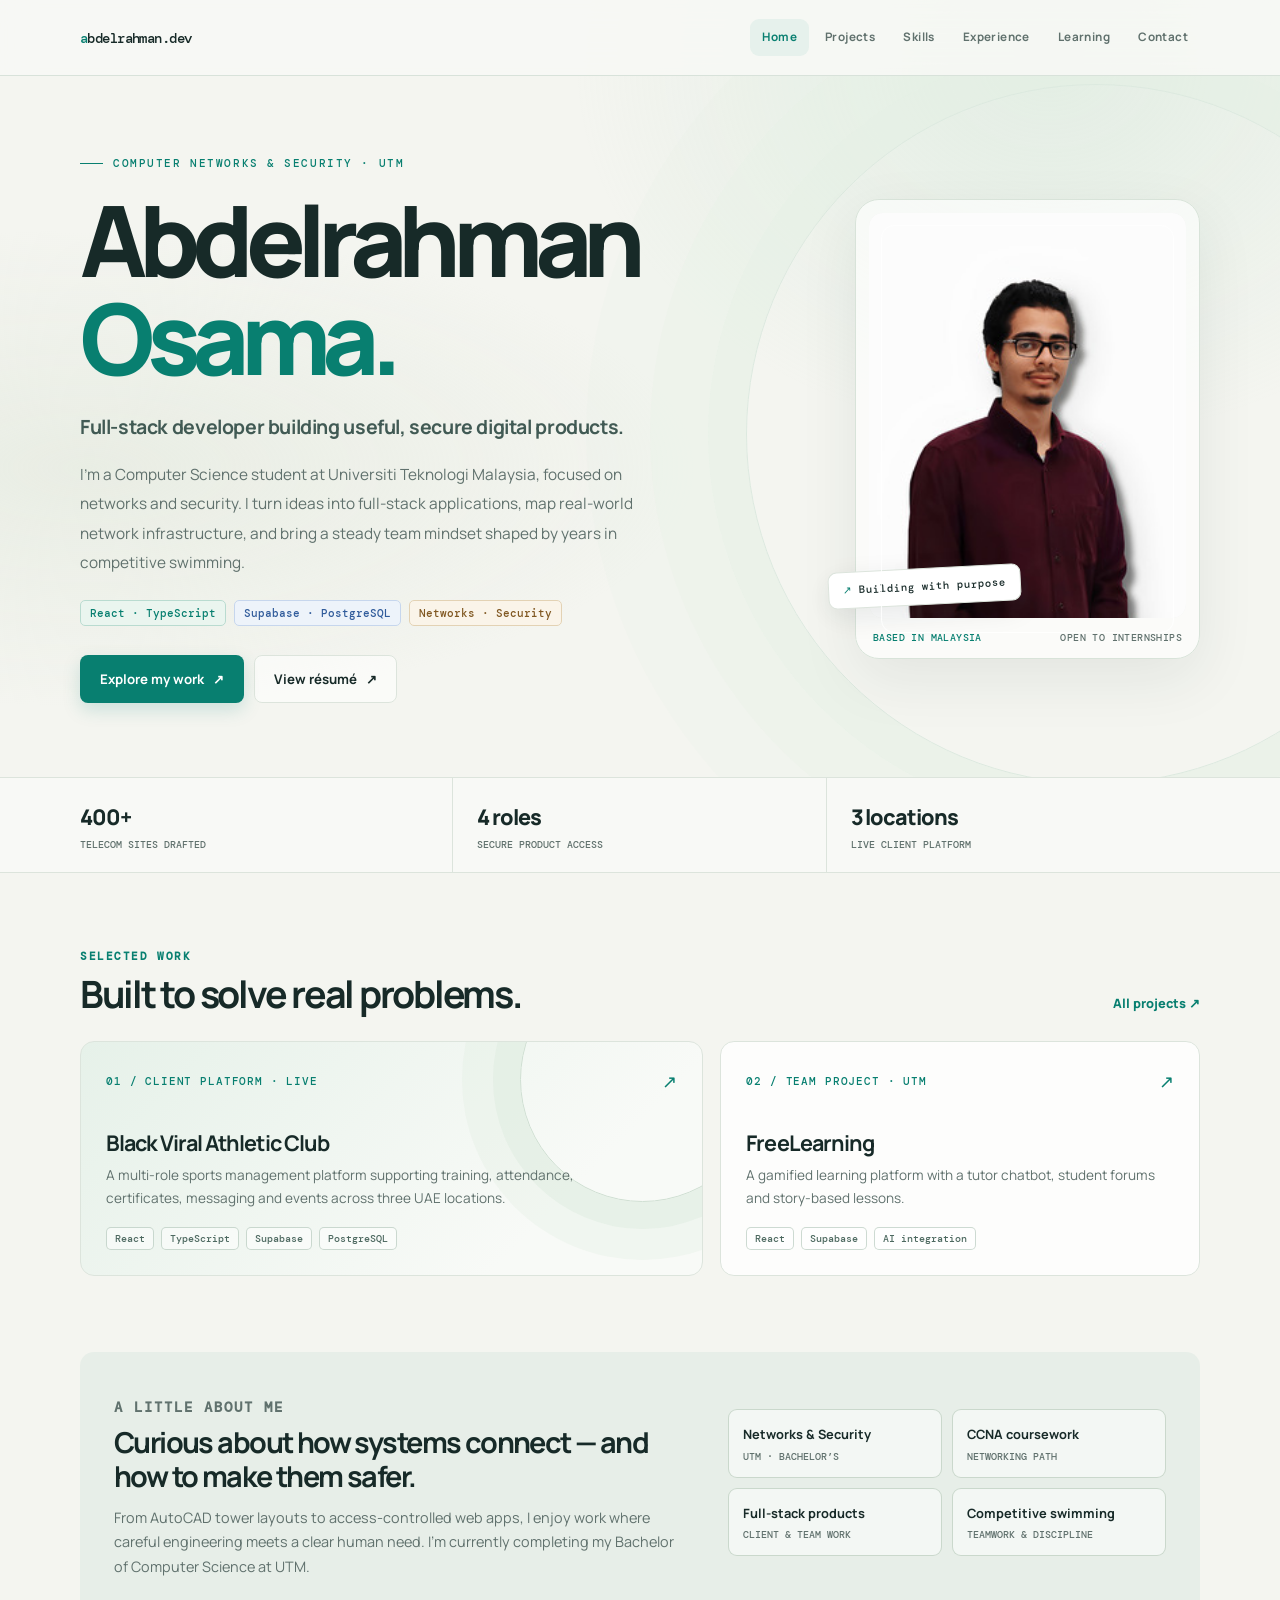
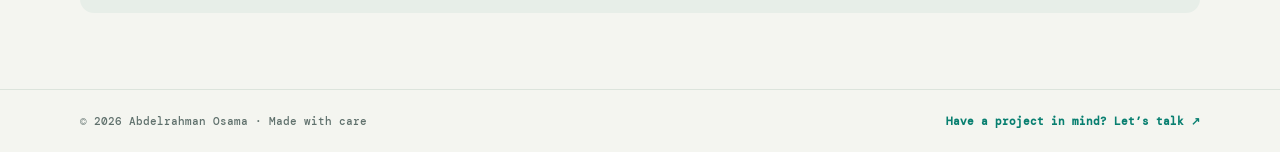
<file: index.html>
<!doctype html>
<html lang="en">
<head>
  <meta charset="utf-8" />
  <meta name="viewport" content="width=device-width, initial-scale=1" />
  <meta name="description" content="Abdelrahman Osama is a Computer Networks and Security student at UTM who builds full-stack products and network systems." />
  <meta name="theme-color" content="#f4f5f0" />
  <title>Abdelrahman Osama — Full-Stack Developer &amp; Networks Student</title>
  <link rel="stylesheet" href="shared.css?v=20260928b" />
  <style>
    .hero { position: relative; isolation: isolate; padding: 80px 0 74px; overflow: hidden; }
    .hero::before {
      position: absolute; content: ''; z-index: -1; right: -13vw; top: 8px;
      width: min(58vw, 700px); aspect-ratio: 1; border: 1px solid #dce9df; border-radius: 50%;
      box-shadow: 0 0 0 38px rgba(226,237,227,.36), 0 0 0 96px rgba(226,237,227,.25), 0 0 0 160px rgba(226,237,227,.14);
    }
    .hero-inner { display: grid; grid-template-columns: minmax(0,1fr) 345px; gap: clamp(44px,8vw,112px); align-items: center; }
    .hero-copy { max-width: 680px; }
    .hero-eyebrow { display: flex; align-items: center; gap: 10px; margin-bottom: 21px; }
    .hero-eyebrow::before { content: ''; width: 23px; height: 1px; background: var(--accent); }
    .hero-name { max-width: 740px; font-size: clamp(3.25rem, 7.7vw, 6.25rem); line-height: .99; letter-spacing: -.085em; font-weight: 800; }
    .hero-name .first { display: block; }
    .hero-name .last { display: block; color: var(--accent); }
    .hero-title { margin-top: 24px; color: #415a54; font-size: clamp(1rem,2vw,1.22rem); font-weight: 700; letter-spacing: -.02em; }
    .hero-summary { max-width: 600px; margin-top: 17px; color: var(--muted); font-size: .96rem; line-height: 1.9; }
    .hero-badges { display: flex; flex-wrap: wrap; gap: 8px; margin-top: 23px; }
    .hero-ctas { display: flex; flex-wrap: wrap; gap: 10px; margin-top: 29px; }
    .hero-photo-wrap { position: relative; padding: 13px; border: 1px solid #d8e3d9; border-radius: 24px; background: rgba(255,255,255,.62); box-shadow: var(--shadow); transform: rotate(2deg); }
    .hero-photo-wrap::before { position:absolute; content:''; inset: 25px; border: 1px solid rgba(255,255,255,.8); border-radius: 13px; pointer-events:none; z-index:1; }
    .hero-photo { display:block; width:100%; height: 405px; object-fit: cover; object-position: center 25%; border-radius: 14px; background:#eef0ed; }
    .photo-caption { display:flex; align-items:center; justify-content:space-between; gap:12px; padding: 13px 4px 1px; font:500 .63rem var(--mono); color:var(--muted); letter-spacing:.04em; }
    .photo-caption strong { color:var(--accent); font-weight:500; }
    .hero-note { position:absolute; left:-28px; bottom:53px; padding:11px 14px; border:1px solid var(--border); border-radius:9px; background:white; box-shadow:0 8px 28px rgba(23,42,40,.09); font:500 .66rem var(--mono); color:var(--text); transform:rotate(-3deg); }
    .hero-note span { color:var(--accent); }
    .proof-band { border-block:1px solid var(--border); background:rgba(255,255,255,.38); }
    .proof-grid { display:grid; grid-template-columns:repeat(3,1fr); }
    .proof-item { padding:21px 24px; border-right:1px solid var(--border); }
    .proof-item:first-child { padding-left:0; }
    .proof-item:last-child { border:0; }
    .proof-number { display:block; color:var(--text); font-size:1.35rem; font-weight:800; letter-spacing:-.05em; }
    .proof-caption { display:block; margin-top:2px; color:var(--muted); font:500 .65rem var(--mono); }
    .home-section { padding:76px 0; }
    .section-heading { display:flex; align-items:end; justify-content:space-between; gap:20px; margin-bottom:26px; }
    .section-heading h2 { margin-top:9px; font-size:clamp(1.7rem,3vw,2.35rem); line-height:1.15; letter-spacing:-.06em; }
    .section-link { color:var(--accent); font-size:.8rem; font-weight:800; white-space:nowrap; }
    .section-link:hover { text-decoration:underline; text-underline-offset:4px; }
    .featured-grid { display:grid; grid-template-columns:1.3fr 1fr; gap:17px; }
    .featured-card { position:relative; display:flex; min-height:235px; flex-direction:column; justify-content:space-between; padding:25px; overflow:hidden; border:1px solid var(--border); border-radius:14px; background:rgba(255,255,255,.8); transition:transform .2s,box-shadow .2s,border-color .2s; }
    .featured-card:hover { transform:translateY(-3px); border-color:#b5d0c4; box-shadow:var(--shadow); }
    .featured-card.primary { background:linear-gradient(135deg,#e6f1e9,#f8faf7 75%); }
    .featured-card.primary::after { position:absolute; content:''; right:-63px; top:-85px; width:245px; height:245px; border:1px solid #cfdfd2; border-radius:50%; box-shadow:0 0 0 27px rgba(219,234,221,.48),0 0 0 58px rgba(219,234,221,.29); }
    .featured-top, .featured-bottom { position:relative; z-index:1; }
    .featured-top { display:flex; align-items:center; justify-content:space-between; gap:12px; }
    .feat-label { color:var(--accent); font:500 .66rem var(--mono); letter-spacing:.08em; text-transform:uppercase; }
    .featured-arrow { color:var(--accent); font-size:1.1rem; }
    .featured-card h3 { max-width:420px; margin-top:30px; font-size:1.35rem; line-height:1.25; letter-spacing:-.045em; }
    .featured-card p { max-width:470px; margin-top:8px; color:var(--muted); font-size:.85rem; }
    .featured-tags { display:flex; flex-wrap:wrap; gap:7px; margin-top:17px; }
    .featured-tags span { padding:4px 8px; border:1px solid rgba(147,174,157,.46); border-radius:5px; color:#4d6960; background:rgba(255,255,255,.5); font:500 .61rem var(--mono); }
    .about-strip { display:grid; grid-template-columns:1.3fr 1fr; gap:44px; align-items:center; padding:34px; border-radius:14px; background:#e7eee8; }
    .about-strip h2 { margin-top:9px; font-size:1.8rem; letter-spacing:-.055em; line-height:1.2; }
    .about-strip p { margin-top:12px; color:var(--muted); font-size:.9rem; }
    .about-facts { display:grid; grid-template-columns:1fr 1fr; gap:10px; }
    .about-fact { padding:14px; border:1px solid rgba(182,202,186,.67); border-radius:9px; background:rgba(255,255,255,.5); }
    .about-fact strong { display:block; font-size:.8rem; }
    .about-fact span { display:block; margin-top:4px; color:var(--muted); font:500 .61rem var(--mono); }
    .home-footer { display:flex; align-items:center; justify-content:space-between; gap:20px; }
    .home-footer a { color:var(--accent); font-weight:700; }
    @media (max-width: 820px) {
      .hero { padding:58px 0 53px; }
      .hero-inner { grid-template-columns:minmax(0,1fr) 260px; gap:36px; }
      .hero-photo { height:325px; }
      .hero-note { left:-20px; }
      .about-strip { gap:25px; }
    }
    @media (max-width: 620px) {
      .hero { padding:48px 0 47px; }
      .hero-inner { grid-template-columns:1fr; gap:33px; }
      .hero-name { font-size:clamp(3.1rem,14vw,5rem); }
      .hero-summary { font-size:.91rem; }
      .hero-photo-wrap { width:min(78%,300px); justify-self:center; }
      .hero-photo { height:310px; }
      .hero-note { left:-25px; bottom:43px; }
      .proof-grid { grid-template-columns:repeat(3,1fr); }
      .proof-item { padding:16px 10px; }
      .proof-item:first-child { padding-left:0; }
      .proof-number { font-size:1.1rem; }
      .proof-caption { font-size:.56rem; }
      .home-section { padding:55px 0; }
      .section-heading { align-items:flex-start; }
      .section-heading .section-link { padding-top:5px; }
      .featured-grid, .about-strip { grid-template-columns:1fr; }
      .featured-card { min-height:210px; padding:21px; }
      .about-strip { padding:24px; }
      .about-strip h2 { font-size:1.55rem; }
      .home-footer { align-items:flex-start; flex-direction:column; }
    }
  </style>
</head>
<body>
    <nav aria-label="Main navigation">
    <a href="./index.html" class="nav-logo">abdelrahman.dev</a>
    <div class="nav-links">
      <a href="./index.html" class="active" aria-current="page">Home</a>
      <a href="./projects.html">Projects</a>
      <a href="./skills.html">Skills</a>
      <a href="./experience.html">Experience</a>
      <a href="./professional-development.html">Learning</a>
      <a href="./contact.html">Contact</a>
    </div>
  </nav>

  <main>
    <section class="hero">
      <div class="container hero-inner">
        <div class="hero-copy">
          <p class="hero-eyebrow reveal">Computer networks &amp; security · UTM</p>
          <h1 class="hero-name reveal"><span class="first">Abdelrahman</span><span class="last">Osama.</span></h1>
          <p class="hero-title reveal">Full-stack developer building useful, secure digital products.</p>
          <p class="hero-summary reveal">I’m a Computer Science student at Universiti Teknologi Malaysia, focused on networks and security. I turn ideas into full-stack applications, map real-world network infrastructure, and bring a steady team mindset shaped by years in competitive swimming.</p>
          <div class="hero-badges reveal" aria-label="Key technologies">
            <span class="badge badge-teal">React · TypeScript</span>
            <span class="badge badge-blue">Supabase · PostgreSQL</span>
            <span class="badge badge-violet">Networks · Security</span>
          </div>
          <div class="hero-ctas reveal">
            <a class="btn btn-primary" href="./projects.html">Explore my work <span aria-hidden="true">↗</span></a>
            <a class="btn btn-outline" href="./CV.pdf" target="_blank" rel="noopener">View résumé <span aria-hidden="true">↗</span></a>
          </div>
        </div>
        <div class="hero-photo-wrap reveal">
          <img src="photo.jpg" alt="Portrait of Abdelrahman Osama" class="hero-photo" width="300" height="405" />
          <p class="photo-caption"><strong>BASED IN MALAYSIA</strong><span>OPEN TO INTERNSHIPS</span></p>
          <div class="hero-note"><span>↗</span> Building with purpose</div>
        </div>
      </div>
    </section>

    <section class="proof-band" aria-label="Experience highlights">
      <div class="container proof-grid">
        <div class="proof-item"><span class="proof-number">400+</span><span class="proof-caption">TELECOM SITES DRAFTED</span></div>
        <div class="proof-item"><span class="proof-number">4 roles</span><span class="proof-caption">SECURE PRODUCT ACCESS</span></div>
        <div class="proof-item"><span class="proof-number">3 locations</span><span class="proof-caption">LIVE CLIENT PLATFORM</span></div>
      </div>
    </section>

    <section class="home-section">
      <div class="container">
        <div class="section-heading">
          <div><p class="section-label">Selected work</p><h2>Built to solve real problems.</h2></div>
          <a class="section-link" href="./projects.html">All projects <span aria-hidden="true">↗</span></a>
        </div>
        <div class="featured-grid">
          <a class="featured-card primary reveal" href="./projects.html">
            <div class="featured-top"><span class="feat-label">01 / Client platform · Live</span><span class="featured-arrow" aria-hidden="true">↗</span></div>
            <div class="featured-bottom"><h3>Black Viral Athletic Club</h3><p>A multi-role sports management platform supporting training, attendance, certificates, messaging and events across three UAE locations.</p><div class="featured-tags"><span>React</span><span>TypeScript</span><span>Supabase</span><span>PostgreSQL</span></div></div>
          </a>
          <a class="featured-card reveal" href="./projects.html">
            <div class="featured-top"><span class="feat-label">02 / Team project · UTM</span><span class="featured-arrow" aria-hidden="true">↗</span></div>
            <div class="featured-bottom"><h3>FreeLearning</h3><p>A gamified learning platform with a tutor chatbot, student forums and story-based lessons.</p><div class="featured-tags"><span>React</span><span>Supabase</span><span>AI integration</span></div></div>
          </a>
        </div>
      </div>
    </section>

    <section class="home-section" style="padding-top:0">
      <div class="container about-strip reveal">
        <div><p class="section-label">A little about me</p><h2>Curious about how systems connect — and how to make them safer.</h2><p>From AutoCAD tower layouts to access-controlled web apps, I enjoy work where careful engineering meets a clear human need. I’m currently completing my Bachelor of Computer Science at UTM.</p></div>
        <div class="about-facts" aria-label="About Abdelrahman"><div class="about-fact"><strong>Networks &amp; Security</strong><span>UTM · BACHELOR’S</span></div><div class="about-fact"><strong>CCNA coursework</strong><span>NETWORKING PATH</span></div><div class="about-fact"><strong>Full-stack products</strong><span>CLIENT &amp; TEAM WORK</span></div><div class="about-fact"><strong>Competitive swimming</strong><span>TEAMWORK &amp; DISCIPLINE</span></div></div>
      </div>
    </section>
  </main>

  <footer><div class="container home-footer"><span>© <span id="yr"></span> Abdelrahman Osama · Made with care</span><a href="./contact.html">Have a project in mind? Let’s talk <span aria-hidden="true">↗</span></a></div></footer>
  <script>
    document.getElementById('yr').textContent = new Date().getFullYear();
    const observer = new IntersectionObserver(entries => entries.forEach(entry => {
      if (entry.isIntersecting) { entry.target.classList.add('visible'); observer.unobserve(entry.target); }
    }), { threshold: .12 });
    document.querySelectorAll('.reveal').forEach(element => observer.observe(element));
    const nav = document.querySelector('nav');
    window.addEventListener('scroll', () => nav.classList.toggle('scrolled', window.scrollY > 12), { passive: true });
  </script>
</body>
</html>
</file>
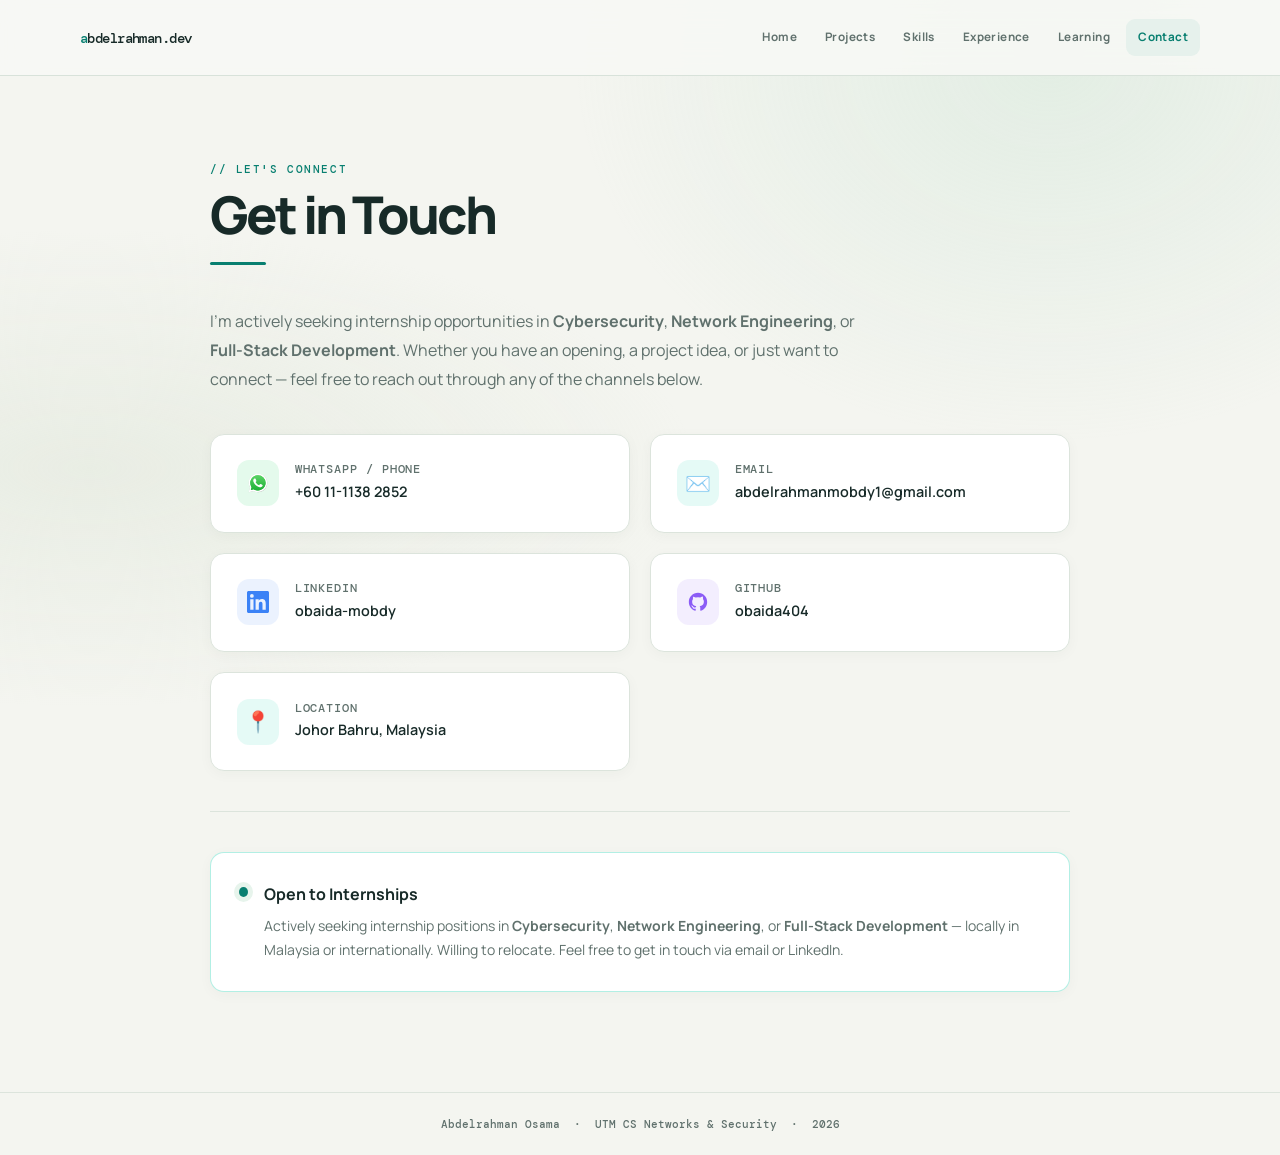
<file: contact.html>
<!DOCTYPE html>
<html lang="en">
<head>
  <meta charset="UTF-8" />
  <meta name="viewport" content="width=device-width, initial-scale=1.0" />
  <title>Abdelrahman Osama — Contact</title>
  <link rel="preconnect" href="https://fonts.googleapis.com" />
  <link rel="preconnect" href="https://fonts.gstatic.com" crossorigin />
  <link href="https://fonts.googleapis.com/css2?family=Space+Grotesk:wght@300;400;500;600;700&family=JetBrains+Mono:wght@300;400;600&display=swap" rel="stylesheet" />
  <link rel="stylesheet" href="shared.css?v=20260928b" />
  <style>
    .contact-wrap { max-width: 860px; margin: 0 auto; }
    .contact-intro {
      font-size: 1rem; color: var(--muted);
      line-height: 1.8;
      margin-bottom: 2.5rem;
    }
    .contact-grid {
      display: grid;
      grid-template-columns: 1fr 1fr;
      gap: 1.25rem;
      margin-bottom: 2.5rem;
    }
    .contact-card {
      background: var(--surface);
      border: 1px solid var(--border);
      border-radius: 14px;
      padding: 1.6rem;
      display: flex;
      align-items: center;
      gap: 1rem;
      transition: border-color .2s, transform .2s, background .2s;
      text-decoration: none;
      color: inherit;
    }
    .contact-card:hover {
      border-color: var(--accent);
      transform: translateY(-2px);
      background: var(--surface-hover);
    }
    .contact-icon {
      width: 46px; height: 46px;
      border-radius: 12px;
      display: flex; align-items: center; justify-content: center;
      font-size: 1.3rem;
      flex-shrink: 0;
    }
    .contact-label {
      font-size: .72rem; color: var(--muted);
      font-family: var(--mono);
      letter-spacing: .08em;
      text-transform: uppercase;
    }
    .contact-value { font-size: .9rem; font-weight: 600; margin-top: .15rem; word-break: break-all; }

    .divider {
      height: 1px; background: var(--border);
      margin: 2.5rem 0;
    }
    .availability-box {
      background: var(--surface);
      border: 1px solid rgba(0,201,167,.3);
      border-radius: 14px;
      padding: 1.75rem;
      display: flex;
      align-items: flex-start;
      gap: 1rem;
      transition: border-color .2s;
    }
    .availability-box:hover { border-color: var(--accent); }
    .avail-dot {
      width: 10px; height: 10px;
      border-radius: 50%;
      background: var(--accent);
      margin-top: .35rem;
      flex-shrink: 0;
      animation: pulse 2s infinite;
    }
    @keyframes pulse { 0%,100%{opacity:1} 50%{opacity:.3} }
    .avail-title { font-weight: 700; font-size: 1rem; margin-bottom: .35rem; }
    .avail-text { font-size: .875rem; color: var(--muted); line-height: 1.75; }

    @media (max-width: 720px) {
      .contact-grid { grid-template-columns: 1fr; }
    }
  </style>
</head>
<body>
    <nav aria-label="Main navigation">
    <a href="./index.html" class="nav-logo">abdelrahman.dev</a>
    <div class="nav-links">
      <a href="./index.html">Home</a>
      <a href="./projects.html">Projects</a>
      <a href="./skills.html">Skills</a>
      <a href="./experience.html">Experience</a>
      <a href="./professional-development.html">Learning</a>
      <a href="./contact.html" class="active" aria-current="page">Contact</a>
    </div>
  </nav>

  <div class="page-wrap">
    <div class="container">
      <div class="contact-wrap">
        <div class="page-header">
          <p class="page-label reveal">// Let's Connect</p>
          <h1 class="page-title reveal">Get in Touch</h1>
          <div class="page-divider reveal"></div>
        </div>

        <p class="contact-intro reveal">
          I'm actively seeking internship opportunities in <strong>Cybersecurity</strong>, <strong>Network Engineering</strong>, or <strong>Full-Stack Development</strong>.
          Whether you have an opening, a project idea, or just want to connect — feel free to reach out through any of the channels below.
        </p>

        <div class="contact-grid">
          <a href="tel:+601111382852" class="contact-card reveal">
            <div class="contact-icon" style="background:rgba(37,211,102,.12)">
              <img src="whatsapp.svg" width="22" height="22" alt="WhatsApp">
            </div>
            <div>
              <div class="contact-label">WhatsApp / Phone</div>
              <div class="contact-value">+60 11-1138 2852</div>
            </div>
          </a>
          <a href="mailto:abdelrahmanmobdy1@gmail.com" class="contact-card reveal">
            <div class="contact-icon" style="background:rgba(0,201,167,.1)">✉️</div>
            <div>
              <div class="contact-label">Email</div>
              <div class="contact-value">abdelrahmanmobdy1@gmail.com</div>
            </div>
          </a>

          <a href="https://www.linkedin.com/in/obaida-mobdy" target="_blank" rel="noopener" class="contact-card reveal">
            <div class="contact-icon" style="background:rgba(59,130,246,.1)">
              <svg viewBox="0 0 24 24" fill="#3b82f6" width="22" height="22"><path d="M20.447 20.452h-3.554v-5.569c0-1.328-.027-3.037-1.852-3.037-1.853 0-2.136 1.445-2.136 2.939v5.667H9.351V9h3.414v1.561h.046c.477-.9 1.637-1.85 3.37-1.85 3.601 0 4.267 2.37 4.267 5.455v6.286zM5.337 7.433a2.062 2.062 0 01-2.063-2.065 2.064 2.064 0 112.063 2.065zm1.782 13.019H3.555V9h3.564v11.452zM22.225 0H1.771C.792 0 0 .774 0 1.729v20.542C0 23.227.792 24 1.771 24h20.451C23.2 24 24 23.227 24 22.271V1.729C24 .774 23.2 0 22.222 0h.003z"/></svg>
            </div>
            <div>
              <div class="contact-label">LinkedIn</div>
              <div class="contact-value">obaida-mobdy</div>
            </div>
          </a>

          <a href="https://github.com/obaida404" target="_blank" rel="noopener" class="contact-card reveal">
            <div class="contact-icon" style="background:rgba(139,92,246,.1)">
              <svg viewBox="0 0 24 24" fill="#8b5cf6" width="22" height="22"><path d="M12 2C6.477 2 2 6.484 2 12.021c0 4.428 2.865 8.185 6.839 9.504.5.092.682-.217.682-.483 0-.237-.009-.868-.014-1.703-2.782.605-3.369-1.342-3.369-1.342-.454-1.154-1.11-1.462-1.11-1.462-.908-.62.069-.608.069-.608 1.004.07 1.532 1.032 1.532 1.032.892 1.53 2.341 1.088 2.91.832.091-.647.35-1.088.636-1.338-2.22-.253-4.555-1.113-4.555-4.951 0-1.093.39-1.988 1.029-2.688-.103-.253-.446-1.272.098-2.65 0 0 .84-.27 2.75 1.026A9.564 9.564 0 0112 6.844a9.59 9.59 0 012.504.337c1.909-1.296 2.747-1.026 2.747-1.026.546 1.378.202 2.397.1 2.65.64.7 1.028 1.595 1.028 2.688 0 3.848-2.338 4.695-4.566 4.944.359.309.678.92.678 1.855 0 1.338-.012 2.419-.012 2.747 0 .268.18.579.688.481C19.138 20.2 22 16.447 22 12.021 22 6.484 17.523 2 12 2z"/></svg>
            </div>
            <div>
              <div class="contact-label">GitHub</div>
              <div class="contact-value">obaida404</div>
            </div>
          </a>

          <div class="contact-card reveal" style="cursor:default;">
            <div class="contact-icon" style="background:rgba(0,201,167,.1)">📍</div>
            <div>
              <div class="contact-label">Location</div>
              <div class="contact-value">Johor Bahru, Malaysia</div>
            </div>
          </div>
        </div>

        <div class="divider"></div>

        <div class="availability-box reveal">
          <div class="avail-dot"></div>
          <div>
            <div class="avail-title">Open to Internships</div>
            <div class="avail-text">
              Actively seeking internship positions in <strong>Cybersecurity</strong>, <strong>Network Engineering</strong>, or <strong>Full-Stack Development</strong> —
              locally in Malaysia or internationally. Willing to relocate. Feel free to get in touch via email or LinkedIn.
            </div>
          </div>
        </div>
      </div>
    </div>
  </div>

  <footer>
    <p>Abdelrahman Osama &nbsp;·&nbsp; UTM CS Networks &amp; Security &nbsp;·&nbsp; <span id="yr"></span></p>
  </footer>
  <script>
    document.getElementById('yr').textContent = new Date().getFullYear();
    const obs = new IntersectionObserver(es => {
      es.forEach(e => { if(e.isIntersecting){ e.target.classList.add('visible'); obs.unobserve(e.target); } });
    }, { threshold: .1 });
    document.querySelectorAll('.reveal').forEach(el => obs.observe(el));
  </script>
</body>
</html>
</file>
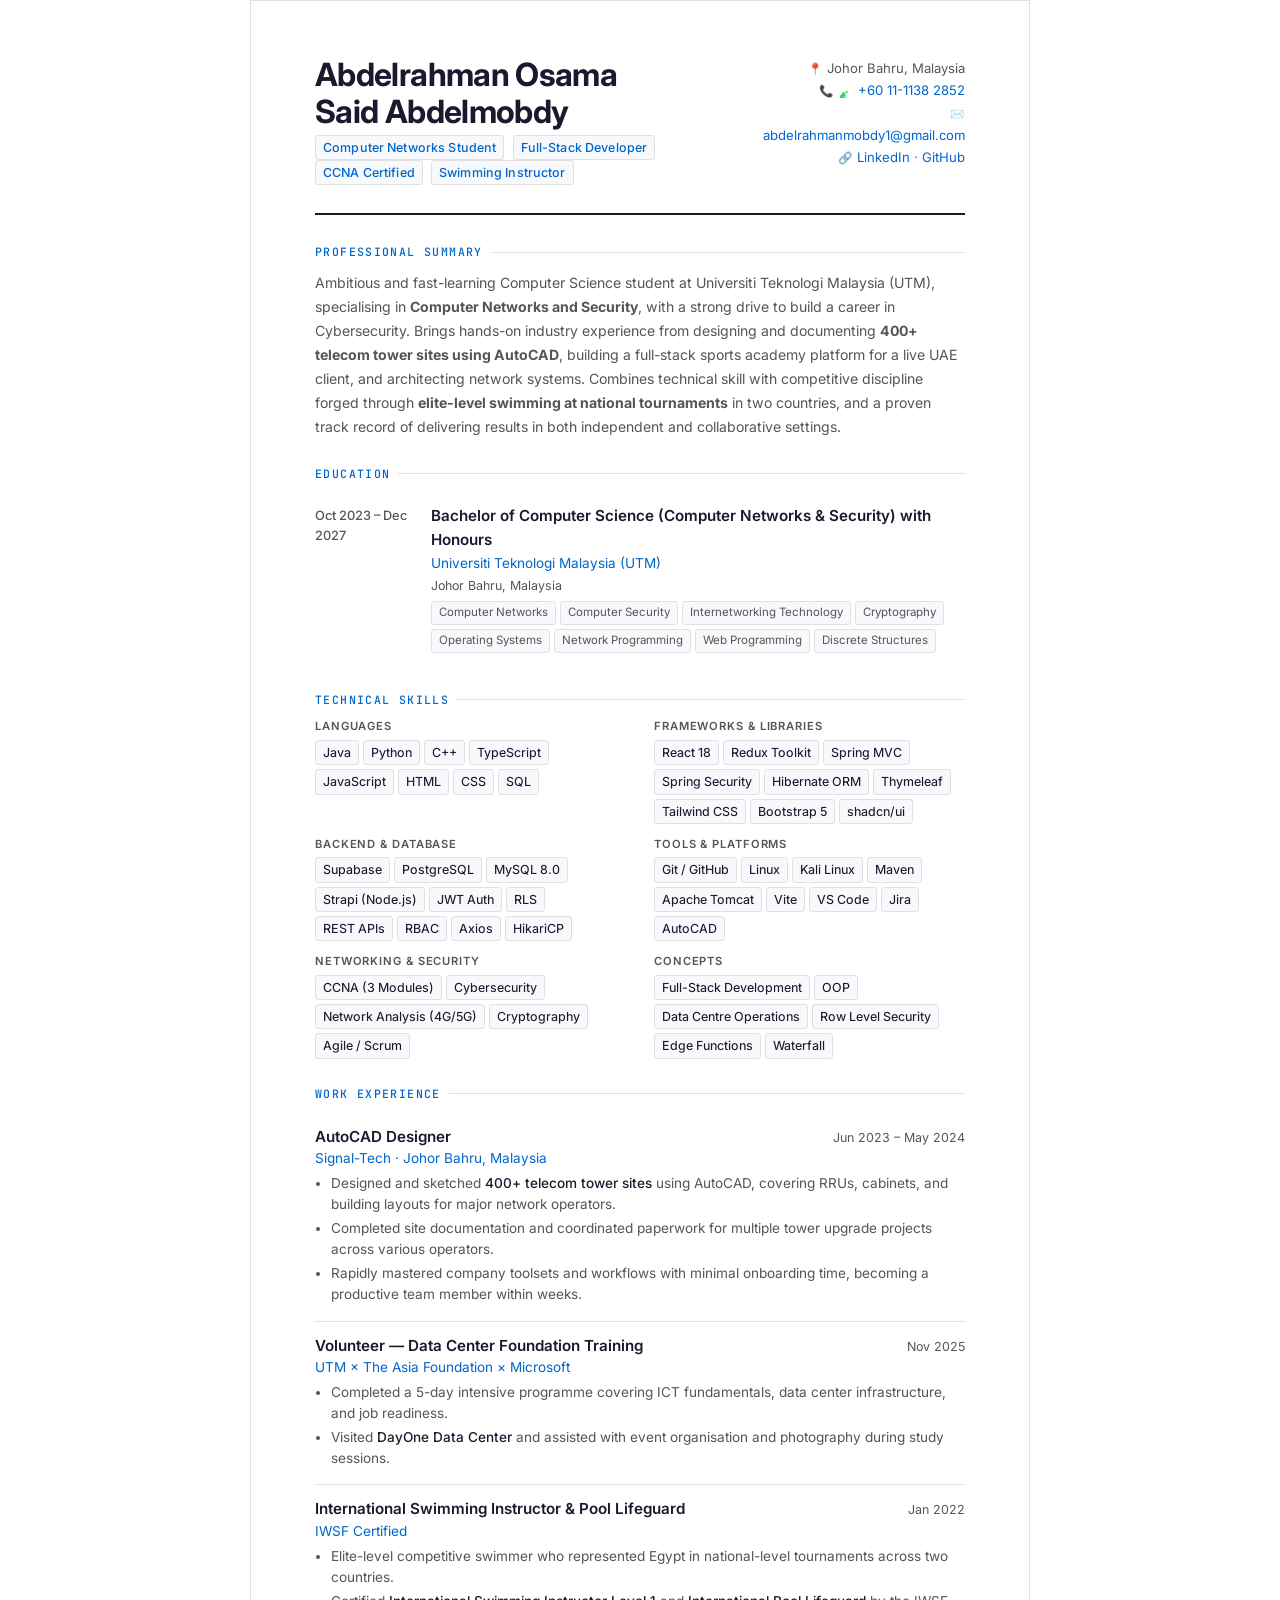
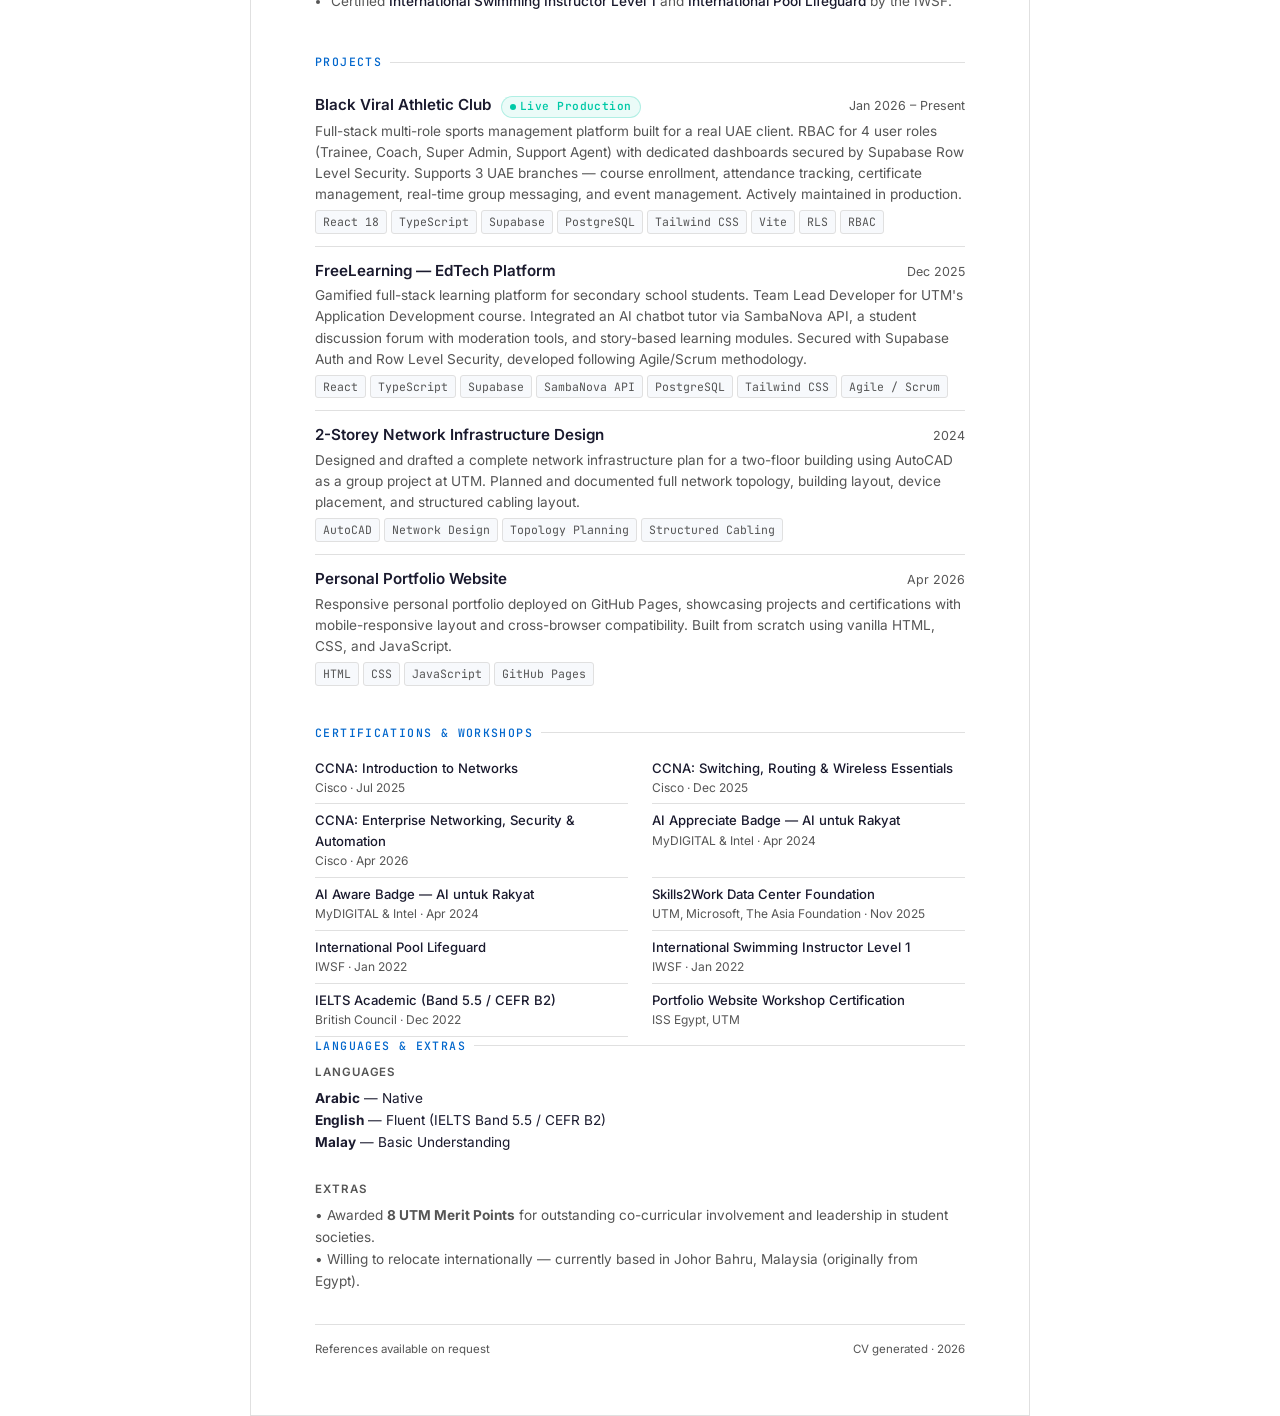
<file: CV.html>
<!DOCTYPE html>
<html lang="en">
<head>
  <meta charset="UTF-8" />
  <meta name="viewport" content="width=device-width, initial-scale=1.0" />
  <title>Abdelrahman Osama — CV</title>
  <link href="https://fonts.googleapis.com/css2?family=Inter:wght@300;400;500;600;700&family=JetBrains+Mono:wght@400;500&display=swap" rel="stylesheet" />
  <style>
    :root {
      --bg:      #ffffff;
      --text:    #1a1a2e;
      --muted:   #555;
      --accent:  #0066cc;
      --accent2: #00c9a7;
      --border:  #e0e0e0;
      --surface: #f7f9fc;
      --label:   #0066cc;
    }

    * { margin: 0; padding: 0; box-sizing: border-box; }

    body {
      font-family: 'Inter', -apple-system, sans-serif;
      background: var(--bg);
      color: var(--text);
      line-height: 1.55;
      -webkit-font-smoothing: antialiased;
    }

    .page {
      max-width: 780px;
      margin: 0 auto;
      padding: 56px 64px 56px;
      border: 1px solid var(--border);
    }

    /* ── HEADER ─────────────────────────────────────────── */
    .header {
      display: flex;
      justify-content: space-between;
      align-items: flex-start;
      gap: 32px;
      padding-bottom: 28px;
      border-bottom: 2px solid var(--text);
      margin-bottom: 28px;
    }
    .header-left h1 {
      font-size: 2rem;
      font-weight: 700;
      letter-spacing: -0.02em;
      line-height: 1.15;
    }
    .header-left .tagline {
      font-size: 0.85rem;
      color: var(--muted);
      margin-top: 4px;
      font-weight: 400;
      letter-spacing: 0.01em;
    }
    .header-left .tagline span {
      display: inline-block;
      background: var(--surface);
      border: 1px solid var(--border);
      border-radius: 3px;
      padding: 2px 7px;
      margin-right: 4px;
      font-size: 0.78rem;
      color: var(--accent);
      font-weight: 500;
    }
    .header-contact {
      text-align: right;
      font-size: 0.82rem;
      color: var(--muted);
      line-height: 1.7;
    }
    .header-contact a {
      color: var(--accent);
      text-decoration: none;
    }
    .header-contact a:hover { text-decoration: underline; }
    .header-contact .label {
      font-family: 'JetBrains Mono', monospace;
      font-size: 0.72rem;
      color: var(--text);
      font-weight: 500;
      text-transform: uppercase;
      letter-spacing: 0.08em;
    }

    /* ── SECTIONS ───────────────────────────────────────── */
    .section { margin-bottom: 26px; }
    .section-last { margin-bottom: 0; }

    .section-label {
      font-family: 'JetBrains Mono', monospace;
      font-size: 0.72rem;
      font-weight: 500;
      color: var(--label);
      text-transform: uppercase;
      letter-spacing: 0.12em;
      margin-bottom: 10px;
      display: flex;
      align-items: center;
      gap: 8px;
    }
    .section-label::after {
      content: '';
      flex: 1;
      height: 1px;
      background: var(--border);
    }

    .section-title {
      font-size: 1.1rem;
      font-weight: 600;
      margin-bottom: 8px;
      letter-spacing: -0.01em;
    }

    /* ── EDUHATION ──────────────────────────────────────── */
    .edu-row {
      display: flex;
      gap: 16px;
      padding: 12px 0;
      border-bottom: 1px solid var(--border);
    }
    .edu-row:last-child { border-bottom: none; }
    .edu-date {
      flex-shrink: 0;
      width: 100px;
      font-size: 0.8rem;
      color: var(--muted);
      font-weight: 500;
      padding-top: 2px;
    }
    .edu-body { flex: 1; }
    .edu-degree { font-weight: 600; font-size: 0.95rem; }
    .edu-school { color: var(--accent); font-size: 0.85rem; margin-top: 1px; }
    .edu-location { font-size: 0.78rem; color: var(--muted); margin-top: 2px; }
    .edu-pills {
      display: flex;
      flex-wrap: wrap;
      gap: 4px;
      margin-top: 6px;
    }
    .edu-pill {
      font-size: 0.72rem;
      background: var(--surface);
      border: 1px solid var(--border);
      border-radius: 3px;
      padding: 2px 7px;
      color: var(--muted);
    }

    /* ── SKILLS ─────────────────────────────────────────── */
    .skills-grid {
      display: grid;
      grid-template-columns: 1fr 1fr;
      gap: 12px 28px;
    }
    .skill-group-label {
      font-size: 0.7rem;
      font-weight: 600;
      color: var(--muted);
      text-transform: uppercase;
      letter-spacing: 0.08em;
      margin-bottom: 4px;
    }
    .skill-tags { display: flex; flex-wrap: wrap; gap: 4px; }
    .skill-tag {
      font-size: 0.78rem;
      background: var(--surface);
      border: 1px solid var(--border);
      border-radius: 3px;
      padding: 2px 7px;
      color: var(--text);
      font-weight: 450;
    }

    /* ── EXPERIENCE ─────────────────────────────────────── */
    .exp-row {
      padding: 12px 0;
      border-bottom: 1px solid var(--border);
    }
    .exp-row:last-child { border-bottom: none; }
    .exp-header {
      display: flex;
      justify-content: space-between;
      align-items: baseline;
      gap: 16px;
      margin-bottom: 4px;
    }
    .exp-role { font-weight: 600; font-size: 0.95rem; }
    .exp-company { color: var(--accent); font-size: 0.85rem; }
    .exp-date { font-size: 0.78rem; color: var(--muted); white-space: nowrap; }
    .exp-bullets { padding-left: 16px; margin-top: 2px; }
    .exp-bullets li {
      font-size: 0.85rem;
      color: var(--muted);
      margin-bottom: 3px;
      list-style: disc;
    }
    .exp-bullets li strong { color: var(--text); font-weight: 500; }

    /* ── PROJECTS ───────────────────────────────────────── */
    .proj-row {
      padding: 12px 0;
      border-bottom: 1px solid var(--border);
    }
    .proj-row:last-child { border-bottom: none; }
    .proj-top {
      display: flex;
      justify-content: space-between;
      align-items: baseline;
      gap: 12px;
      margin-bottom: 3px;
    }
    .proj-name { font-weight: 600; font-size: 0.95rem; }
    .proj-date { font-size: 0.78rem; color: var(--muted); white-space: nowrap; }
    .proj-live {
      display: inline-flex;
      align-items: center;
      gap: 4px;
      font-size: 0.7rem;
      font-weight: 600;
      color: var(--accent2);
      background: rgba(0,201,167,0.08);
      border: 1px solid rgba(0,201,167,0.25);
      border-radius: 20px;
      padding: 1px 8px;
      margin-left: 6px;
      font-family: 'JetBrains Mono', monospace;
      letter-spacing: 0.04em;
    }
    .proj-live::before {
      content: '';
      width: 6px; height: 6px;
      border-radius: 50%;
      background: var(--accent2);
      display: inline-block;
      animation: pulse 2s infinite;
    }
    @keyframes pulse { 0%,100%{opacity:1} 50%{opacity:.3} }
    .proj-desc { font-size: 0.85rem; color: var(--muted); margin-bottom: 5px; }
    .proj-tech { display: flex; flex-wrap: wrap; gap: 4px; }
    .proj-tech span {
      font-size: 0.72rem;
      background: var(--surface);
      border: 1px solid var(--border);
      border-radius: 3px;
      padding: 2px 7px;
      color: var(--muted);
      font-family: 'JetBrains Mono', monospace;
    }

    /* ── CERTS ──────────────────────────────────────────── */
    .certs-grid {
      display: grid;
      grid-template-columns: 1fr 1fr;
      gap: 0 24px;
    }
    .cert-item {
      padding: 6px 0;
      border-bottom: 1px solid var(--border);
      font-size: 0.82rem;
    }
    .cert-item:last-child { border-bottom: none; }
    .cert-name { font-weight: 500; }
    .cert-meta { font-size: 0.75rem; color: var(--muted); margin-top: 1px; }

    /* ── FOOTER ─────────────────────────────────────────── */
    .footer {
      margin-top: 32px;
      padding-top: 16px;
      border-top: 1px solid var(--border);
      font-size: 0.72rem;
      color: var(--muted);
      display: flex;
      justify-content: space-between;
    }

    /* ── PRINT ──────────────────────────────────────────── */
    @media print {
      .page { border: none; padding: 0; max-width: 100%; }
      body { background: white; }
      .proj-live::before { animation: none; }
    }

    @media (max-width: 600px) {
      .page { padding: 28px 20px; }
      .header { flex-direction: column; }
      .header-contact { text-align: left; }
      .skills-grid { grid-template-columns: 1fr; }
      .certs-grid { grid-template-columns: 1fr; }
      .edu-row { flex-direction: column; }
      .edu-date { width: auto; }
      .exp-header { flex-direction: column; }
      .exp-date { white-space: normal; }
    }
  </style>
</head>
<body>
  <div class="page">

    <!-- HEADER -->
    <header class="header">
      <div class="header-left">
        <h1>Abdelrahman Osama<br/>Said Abdelmobdy</h1>
        <div class="tagline">
          <span>Computer Networks Student</span>
          <span>Full-Stack Developer</span>
          <span>CCNA Certified</span>
          <span>Swimming Instructor</span>
        </div>
      </div>
      <div class="header-contact">
        <div><span class="label">📍</span> Johor Bahru, Malaysia</div>
        <div><span class="label">📞</span> <a href="tel:+601111382852"><svg viewBox="0 0 24 24" fill="#25D366" width="12" height="12" style="vertical-align:middle;margin-right:4px;"><path d="M17.472 14.382c-.297-.149-1.758-.867-2.03-.967-.273-.099-.471-.148-.67.15-.197.297-.72.966-.967 2.106-.149.704-.383 1.62-.741 2.602-.357 1.008-.772 2.397-.79 2.58-.026.173-.173.3-.356.287-.339-.034-1.127-.16-2.369-.376-.59-.099-1.239-.129-1.842.148-.632.297-1.008 1.03-1.067 2.414l-.059 1.36c-.013.698.267 1.598.852 2.289.584.692 1.566 1.215 2.714 1.319.074.013.149.013.223.013.391 0 .682-.198.768-.576.099-.383.149-.953.149-1.484v-.108c-.013-.632.306-1.485.912-2.289.642-.85 1.485-1.566 2.212-1.666.267-.034.48-.059.59-.089.297-.129.426-.297.47-.524.059-.471-.089-1.097-.953-2.044-.879-1.008-2.349-1.726-4.049-1.974-.382-.064-.75-.099-1.098-.099h-.88c-.72-.013-1.566.173-2.566.59-.356.149-1.127.59-1.485.953-.382.383-.471.772-.584 1.215-.099.427-.149.953-.149 1.484v.059c0 1.21.552 2.18 1.361 2.714.458.356.912.524 1.361.576.524.059 1.009-.099 1.454-.524l.287-.68h.906c.953-.099 1.865-.129 2.599-.013.31-.034.552-.089.642-.148.298-.21.347-.52.347-.852v-.149c0-.552-.426-1.066-1.36-1.425-.97-1.097-2.397-1.726-3.896-1.726H14l.187-1.127c.158-.968.158-1.906 0-2.873-.158-.953-.552-1.772-1.318-2.348-.766-.575-1.772-.953-2.946-1.127-.173-.013-.356-.013-.541-.013H9.04c.099 1.148-.059 2.368-.642 3.331-.643.989-1.62 1.802-2.772 2.127l-.158.059c-.013 1.098.61 2.044 1.772 2.598.704.31 1.565.441 2.465.441.288 0 .576-.013.864-.013l.224-.013c.952-.013 1.825-.288 2.48-.913.555-.543 1.03-1.395 1.098-2.49 0-1.346-.72-2.534-2.079-2.534-.811-.059-1.566.148-2.18.705-.59.524-1.008 1.215-1.098 1.959zm-3.3 1.828c-.089-.059-.268-.089-.555-.089-.67.013-1.36.273-1.916.79-.555.502-1.032 1.24-1.36 2.106 1.54.173 2.714.47 3.472 1.099.715.59 1.142 1.361 1.142 2.212v.089c-.013.894-.72 1.62-1.68 1.633-.832 0-1.515-.552-1.62-1.425l-.089-.79c-.089-.705.112-1.454.555-1.968.441-.514 1.067-.832 1.772-.966.371-.059.742-.089 1.098-.089l.297-.013c.493-.059.912.026 1.215.414.304.388.442.952.442 1.573 0 1.13-.642 2.02-1.804 2.02-.943 0-1.772-.624-1.916-1.62zm1.97-3.313c.67.371 1.485.624 2.465.72.112.035.21.089.31.089.173 0 .347-.089.47-.3.198-.471.247-1.009.148-1.586-.089-.63-.383-1.24-1.008-1.68-.59-.415-1.36-.642-2.242-.642-.149 0-.31.013-.47.089-.383.173-.683.542-.864 1.24z"/></svg> +60 11-1138 2852</a></div>
        <div><span class="label">✉️</span> <a href="mailto:abdelrahmanmobdy1@gmail.com">abdelrahmanmobdy1@gmail.com</a></div>
        <div><span class="label">🔗</span> <a href="https://linkedin.com/in/obaida-mobdy">LinkedIn</a> · <a href="https://github.com/obaida404">GitHub</a></div>
      </div>
    </header>

    <!-- PROFESSIONAL SUMMARY -->
    <section class="section">
      <div class="section-label">Professional Summary</div>
      <p style="font-size:0.88rem; color:var(--muted); line-height:1.7;">
        Ambitious and fast-learning Computer Science student at Universiti Teknologi Malaysia (UTM), specialising in
        <strong>Computer Networks and Security</strong>, with a strong drive to build a career in Cybersecurity.
        Brings hands-on industry experience from designing and documenting <strong>400+ telecom tower sites using AutoCAD</strong>,
        building a full-stack sports academy platform for a live UAE client, and architecting network systems.
        Combines technical skill with competitive discipline forged through <strong>elite-level swimming at national tournaments</strong>
        in two countries, and a proven track record of delivering results in both independent and collaborative settings.
      </p>
    </section>

    <!-- EDUCATION -->
    <section class="section">
      <div class="section-label">Education</div>
      <div class="edu-row">
        <div class="edu-date">Oct 2023 – Dec 2027</div>
        <div class="edu-body">
          <div class="edu-degree">Bachelor of Computer Science (Computer Networks &amp; Security) with Honours</div>
          <div class="edu-school">Universiti Teknologi Malaysia (UTM)</div>
          <div class="edu-location">Johor Bahru, Malaysia</div>
          <div class="edu-pills">
            <span class="edu-pill">Computer Networks</span>
            <span class="edu-pill">Computer Security</span>
            <span class="edu-pill">Internetworking Technology</span>
            <span class="edu-pill">Cryptography</span>
            <span class="edu-pill">Operating Systems</span>
            <span class="edu-pill">Network Programming</span>
            <span class="edu-pill">Web Programming</span>
            <span class="edu-pill">Discrete Structures</span>
          </div>
        </div>
      </div>
    </section>

    <!-- TECHNICAL SKILLS -->
    <section class="section">
      <div class="section-label">Technical Skills</div>
      <div class="skills-grid">
        <div>
          <div class="skill-group-label">Languages</div>
          <div class="skill-tags">
            <span class="skill-tag">Java</span>
            <span class="skill-tag">Python</span>
            <span class="skill-tag">C++</span>
            <span class="skill-tag">TypeScript</span>
            <span class="skill-tag">JavaScript</span>
            <span class="skill-tag">HTML</span>
            <span class="skill-tag">CSS</span>
            <span class="skill-tag">SQL</span>
          </div>
        </div>
        <div>
          <div class="skill-group-label">Frameworks &amp; Libraries</div>
          <div class="skill-tags">
            <span class="skill-tag">React 18</span>
            <span class="skill-tag">Redux Toolkit</span>
            <span class="skill-tag">Spring MVC</span>
            <span class="skill-tag">Spring Security</span>
            <span class="skill-tag">Hibernate ORM</span>
            <span class="skill-tag">Thymeleaf</span>
            <span class="skill-tag">Tailwind CSS</span>
            <span class="skill-tag">Bootstrap 5</span>
            <span class="skill-tag">shadcn/ui</span>
          </div>
        </div>
        <div>
          <div class="skill-group-label">Backend &amp; Database</div>
          <div class="skill-tags">
            <span class="skill-tag">Supabase</span>
            <span class="skill-tag">PostgreSQL</span>
            <span class="skill-tag">MySQL 8.0</span>
            <span class="skill-tag">Strapi (Node.js)</span>
            <span class="skill-tag">JWT Auth</span>
            <span class="skill-tag">RLS</span>
            <span class="skill-tag">REST APIs</span>
            <span class="skill-tag">RBAC</span>
            <span class="skill-tag">Axios</span>
            <span class="skill-tag">HikariCP</span>
          </div>
        </div>
        <div>
          <div class="skill-group-label">Tools &amp; Platforms</div>
          <div class="skill-tags">
            <span class="skill-tag">Git / GitHub</span>
            <span class="skill-tag">Linux</span>
            <span class="skill-tag">Kali Linux</span>
            <span class="skill-tag">Maven</span>
            <span class="skill-tag">Apache Tomcat</span>
            <span class="skill-tag">Vite</span>
            <span class="skill-tag">VS Code</span>
            <span class="skill-tag">Jira</span>
            <span class="skill-tag">AutoCAD</span>
          </div>
        </div>
        <div>
          <div class="skill-group-label">Networking &amp; Security</div>
          <div class="skill-tags">
            <span class="skill-tag">CCNA (3 Modules)</span>
            <span class="skill-tag">Cybersecurity</span>
            <span class="skill-tag">Network Analysis (4G/5G)</span>
            <span class="skill-tag">Cryptography</span>
            <span class="skill-tag">Agile / Scrum</span>
          </div>
        </div>
        <div>
          <div class="skill-group-label">Concepts</div>
          <div class="skill-tags">
            <span class="skill-tag">Full-Stack Development</span>
            <span class="skill-tag">OOP</span>
            <span class="skill-tag">Data Centre Operations</span>
            <span class="skill-tag">Row Level Security</span>
            <span class="skill-tag">Edge Functions</span>
            <span class="skill-tag">Waterfall</span>
          </div>
        </div>
      </div>
    </section>

    <!-- WORK EXPERIENCE -->
    <section class="section">
      <div class="section-label">Work Experience</div>

      <div class="exp-row">
        <div class="exp-header">
          <div>
            <div class="exp-role">AutoCAD Designer</div>
            <div class="exp-company">Signal-Tech · Johor Bahru, Malaysia</div>
          </div>
          <div class="exp-date">Jun 2023 – May 2024</div>
        </div>
        <ul class="exp-bullets">
          <li>Designed and sketched <strong>400+ telecom tower sites</strong> using AutoCAD, covering RRUs, cabinets, and building layouts for major network operators.</li>
          <li>Completed site documentation and coordinated paperwork for multiple tower upgrade projects across various operators.</li>
          <li>Rapidly mastered company toolsets and workflows with minimal onboarding time, becoming a productive team member within weeks.</li>
        </ul>
      </div>

      <div class="exp-row">
        <div class="exp-header">
          <div>
            <div class="exp-role">Volunteer — Data Center Foundation Training</div>
            <div class="exp-company">UTM × The Asia Foundation × Microsoft</div>
          </div>
          <div class="exp-date">Nov 2025</div>
        </div>
        <ul class="exp-bullets">
          <li>Completed a 5-day intensive programme covering ICT fundamentals, data center infrastructure, and job readiness.</li>
          <li>Visited <strong>DayOne Data Center</strong> and assisted with event organisation and photography during study sessions.</li>
        </ul>
      </div>

      <div class="exp-row">
        <div class="exp-header">
          <div>
            <div class="exp-role">International Swimming Instructor &amp; Pool Lifeguard</div>
            <div class="exp-company">IWSF Certified</div>
          </div>
          <div class="exp-date">Jan 2022</div>
        </div>
        <ul class="exp-bullets">
          <li>Elite-level competitive swimmer who represented Egypt in national-level tournaments across two countries.</li>
          <li>Certified <strong>International Swimming Instructor Level 1</strong> and <strong>International Pool Lifeguard</strong> by the IWSF.</li>
        </ul>
      </div>
    </section>

    <!-- PROJECTS -->
    <section class="section">
      <div class="section-label">Projects</div>

      <div class="proj-row">
        <div class="proj-top">
          <div class="proj-name">
            Black Viral Athletic Club
            <span class="proj-live">Live Production</span>
          </div>
          <div class="proj-date">Jan 2026 – Present</div>
        </div>
        <div class="proj-desc">
          Full-stack multi-role sports management platform built for a real UAE client. RBAC for 4 user roles (Trainee, Coach, Super Admin, Support Agent) with dedicated dashboards secured by Supabase Row Level Security. Supports 3 UAE branches — course enrollment, attendance tracking, certificate management, real-time group messaging, and event management. Actively maintained in production.
        </div>
        <div class="proj-tech">
          <span>React 18</span>
          <span>TypeScript</span>
          <span>Supabase</span>
          <span>PostgreSQL</span>
          <span>Tailwind CSS</span>
          <span>Vite</span>
          <span>RLS</span>
          <span>RBAC</span>
        </div>
      </div>

      <div class="proj-row">
        <div class="proj-top">
          <div class="proj-name">FreeLearning — EdTech Platform</div>
          <div class="proj-date">Dec 2025</div>
        </div>
        <div class="proj-desc">
          Gamified full-stack learning platform for secondary school students. Team Lead Developer for UTM's Application Development course. Integrated an AI chatbot tutor via SambaNova API, a student discussion forum with moderation tools, and story-based learning modules. Secured with Supabase Auth and Row Level Security, developed following Agile/Scrum methodology.
        </div>
        <div class="proj-tech">
          <span>React</span>
          <span>TypeScript</span>
          <span>Supabase</span>
          <span>SambaNova API</span>
          <span>PostgreSQL</span>
          <span>Tailwind CSS</span>
          <span>Agile / Scrum</span>
        </div>
      </div>

      <div class="proj-row">
        <div class="proj-top">
          <div class="proj-name">2-Storey Network Infrastructure Design</div>
          <div class="proj-date">2024</div>
        </div>
        <div class="proj-desc">
          Designed and drafted a complete network infrastructure plan for a two-floor building using AutoCAD as a group project at UTM. Planned and documented full network topology, building layout, device placement, and structured cabling layout.
        </div>
        <div class="proj-tech">
          <span>AutoCAD</span>
          <span>Network Design</span>
          <span>Topology Planning</span>
          <span>Structured Cabling</span>
        </div>
      </div>

      <div class="proj-row">
        <div class="proj-top">
          <div class="proj-name">Personal Portfolio Website</div>
          <div class="proj-date">Apr 2026</div>
        </div>
        <div class="proj-desc">
          Responsive personal portfolio deployed on GitHub Pages, showcasing projects and certifications with mobile-responsive layout and cross-browser compatibility. Built from scratch using vanilla HTML, CSS, and JavaScript.
        </div>
        <div class="proj-tech">
          <span>HTML</span>
          <span>CSS</span>
          <span>JavaScript</span>
          <span>GitHub Pages</span>
        </div>
      </div>
    </section>

    <!-- CERTIFICATIONS -->
    <section class="section section-last">
      <div class="section-label">Certifications &amp; Workshops</div>
      <div class="certs-grid">
        <div class="cert-item">
          <div class="cert-name">CCNA: Introduction to Networks</div>
          <div class="cert-meta">Cisco · Jul 2025</div>
        </div>
        <div class="cert-item">
          <div class="cert-name">CCNA: Switching, Routing &amp; Wireless Essentials</div>
          <div class="cert-meta">Cisco · Dec 2025</div>
        </div>
        <div class="cert-item">
          <div class="cert-name">CCNA: Enterprise Networking, Security &amp; Automation</div>
          <div class="cert-meta">Cisco · Apr 2026</div>
        </div>
        <div class="cert-item">
          <div class="cert-name">AI Appreciate Badge — AI untuk Rakyat</div>
          <div class="cert-meta">MyDIGITAL &amp; Intel · Apr 2024</div>
        </div>
        <div class="cert-item">
          <div class="cert-name">AI Aware Badge — AI untuk Rakyat</div>
          <div class="cert-meta">MyDIGITAL &amp; Intel · Apr 2024</div>
        </div>
        <div class="cert-item">
          <div class="cert-name">Skills2Work Data Center Foundation</div>
          <div class="cert-meta">UTM, Microsoft, The Asia Foundation · Nov 2025</div>
        </div>
        <div class="cert-item">
          <div class="cert-name">International Pool Lifeguard</div>
          <div class="cert-meta">IWSF · Jan 2022</div>
        </div>
        <div class="cert-item">
          <div class="cert-name">International Swimming Instructor Level 1</div>
          <div class="cert-meta">IWSF · Jan 2022</div>
        </div>
        <div class="cert-item">
          <div class="cert-name">IELTS Academic (Band 5.5 / CEFR B2)</div>
          <div class="cert-meta">British Council · Dec 2022</div>
        </div>
        <div class="cert-item">
          <div class="cert-name">Portfolio Website Workshop Certification</div>
          <div class="cert-meta">ISS Egypt, UTM</div>
        </div>
      </div>
    </section>

    <!-- LANGUAGES & EXTRAS -->
    <section class="section">
      <div class="section-label">Languages &amp; Extras</div>
      <div style="display:flex; gap:28px; flex-wrap:wrap;">
        <div>
          <div style="font-size:0.72rem; font-weight:600; color:var(--muted); text-transform:uppercase; letter-spacing:0.08em; margin-bottom:6px;">Languages</div>
          <div style="font-size:0.85rem; line-height:1.6;">
            <strong>Arabic</strong> — Native<br/>
            <strong>English</strong> — Fluent (IELTS Band 5.5 / CEFR B2)<br/>
            <strong>Malay</strong> — Basic Understanding
          </div>
        </div>
        <div>
          <div style="font-size:0.72rem; font-weight:600; color:var(--muted); text-transform:uppercase; letter-spacing:0.08em; margin-bottom:6px;">Extras</div>
          <div style="font-size:0.85rem; color:var(--muted); line-height:1.6;">
            • Awarded <strong>8 UTM Merit Points</strong> for outstanding co-curricular involvement and leadership in student societies.<br/>
            • Willing to relocate internationally — currently based in Johor Bahru, Malaysia (originally from Egypt).
          </div>
        </div>
      </div>
    </section>

    <!-- FOOTER -->
    <div class="footer">
      <span>References available on request</span>
      <span>CV generated · <span id="yr"></span></span>
    </div>

  </div>

  <script>
    document.getElementById('yr').textContent = new Date().getFullYear();
  </script>
</body>
</html>
</file>
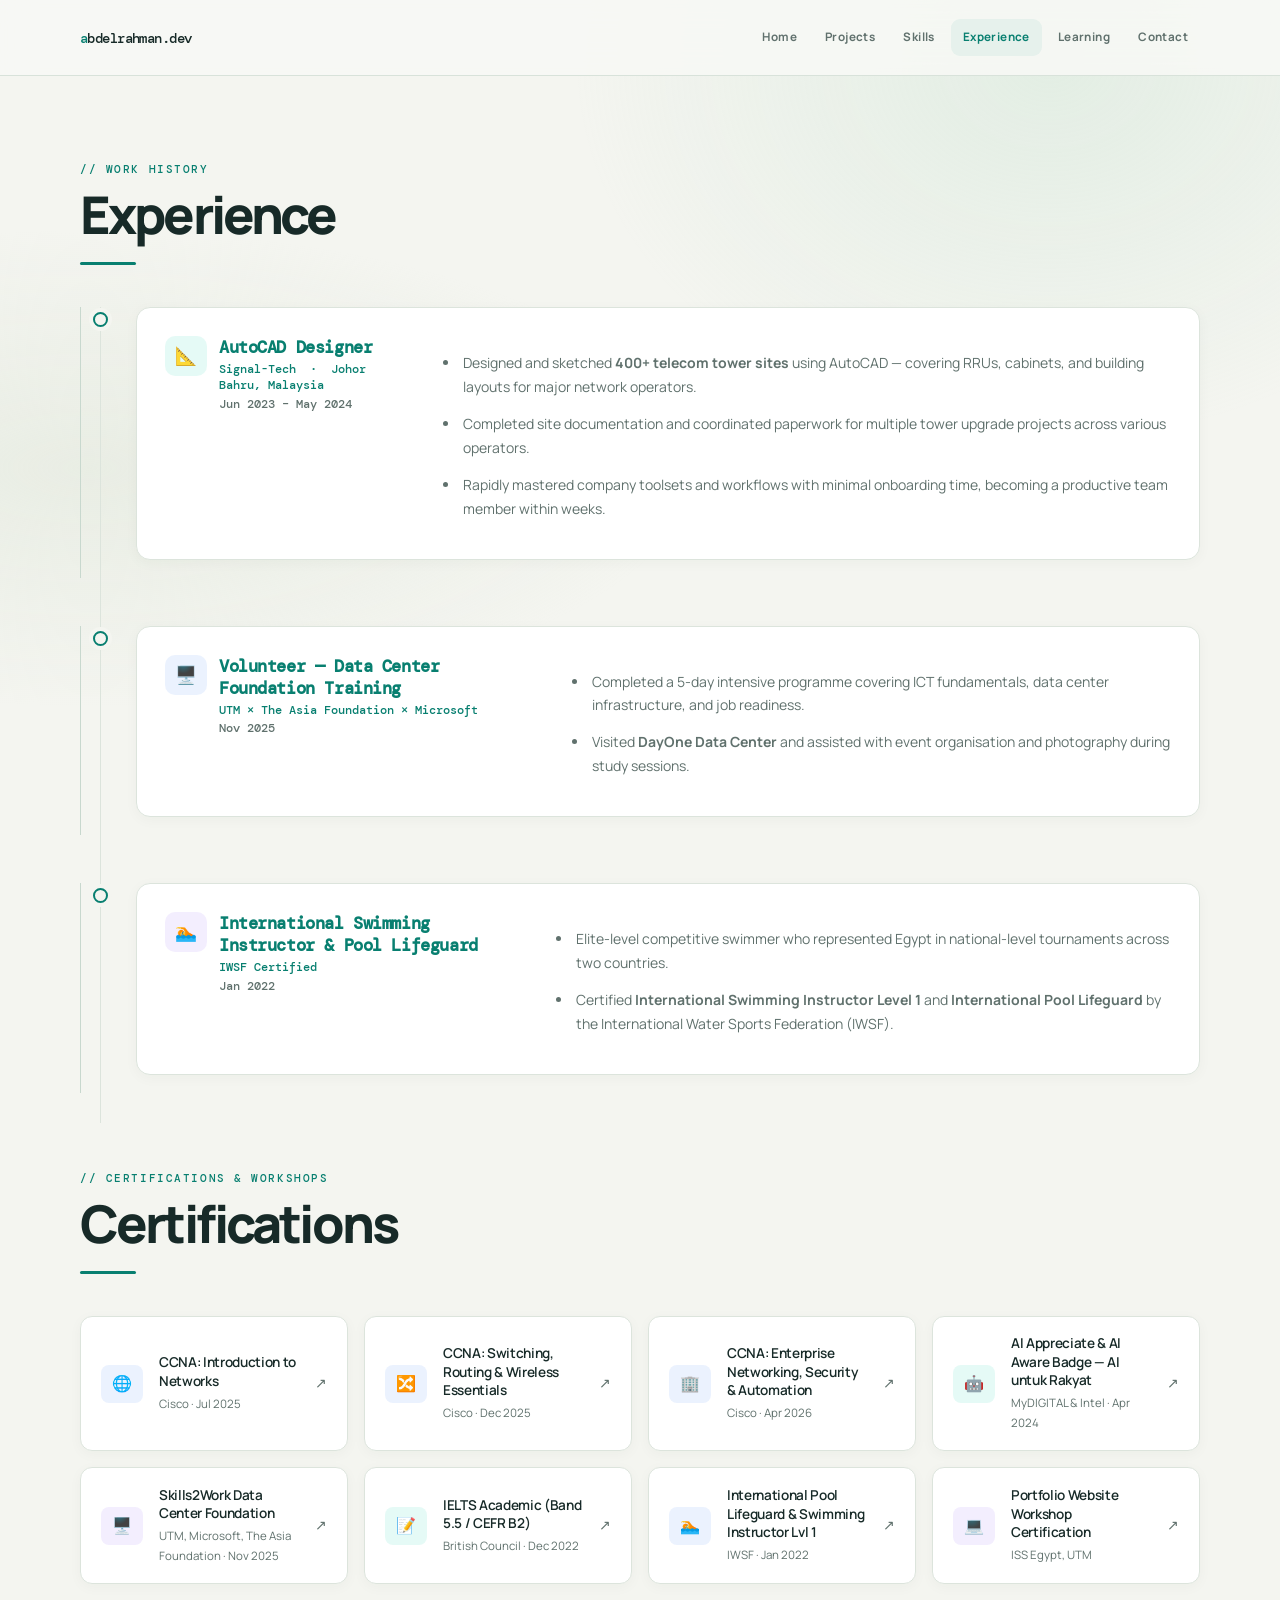
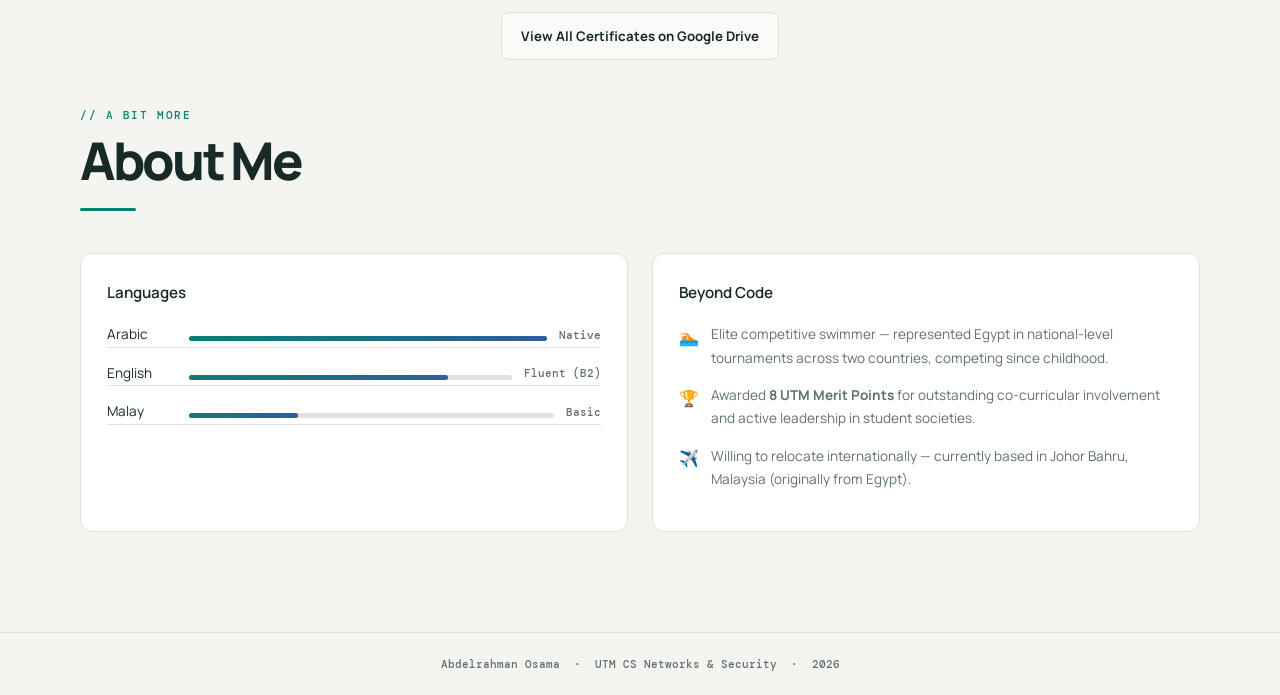
<file: experience.html>
<!DOCTYPE html>
<html lang="en">
<head>
  <meta charset="UTF-8" />
  <meta name="viewport" content="width=device-width, initial-scale=1.0" />
  <title>Abdelrahman Osama — Experience</title>
  <link rel="preconnect" href="https://fonts.googleapis.com" />
  <link rel="preconnect" href="https://fonts.gstatic.com" crossorigin />
  <link href="https://fonts.googleapis.com/css2?family=Space+Grotesk:wght@300;400;500;600;700&family=JetBrains+Mono:wght@300;400;600&display=swap" rel="stylesheet" />
  <link rel="stylesheet" href="shared.css?v=20260928b" />
  <style>
    /* ── TIMELINE ─────────────────────────────────────────── */
    .timeline { position: relative; }
    .timeline::before {
      content: '';
      position: absolute;
      left: 20px; top: 0; bottom: 0;
      width: 1px;
      background: var(--border);
    }
    .tl-item {
      padding-left: 3.5rem;
      margin-bottom: 3rem;
      position: relative;
    }
    .tl-dot {
      position: absolute;
      left: 13px; top: 5px;
      width: 15px; height: 15px;
      border-radius: 50%;
      background: var(--bg);
      border: 2px solid var(--accent);
    }
    .tl-card {
      background: var(--surface);
      border: 1px solid var(--border);
      border-radius: 14px;
      padding: 1.75rem;
      transition: border-color .2s, background .2s;
    }
    .tl-card:hover { border-color: var(--accent); background: var(--surface-hover); }
    .tl-meta {
      display: flex;
      align-items: flex-start;
      gap: .75rem;
      flex-wrap: wrap;
      margin-bottom: .8rem;
    }
    .tl-icon {
      width: 40px; height: 40px;
      border-radius: 10px;
      display: flex; align-items: center; justify-content: center;
      font-size: 1.1rem;
      flex-shrink: 0;
    }
    .tl-info { flex: 1; }
    .tl-role { font-weight: 700; font-size: 1.05rem; }
    .tl-company {
      font-family: var(--mono); font-size: .75rem;
      color: var(--accent); margin-top: .2rem;
    }
    .tl-date { font-size: .75rem; color: var(--muted); margin-top: .15rem; }
    .tl-bullets { margin-top: .75rem; }
    .tl-bullets li {
      font-size: .875rem; color: var(--muted);
      margin-left: 1.25rem; margin-bottom: .45rem;
      list-style: disc;
    }

    /* ── CERTS ────────────────────────────────────────────── */
    .certs-grid {
      display: grid;
      grid-template-columns: repeat(auto-fit, minmax(260px, 1fr));
      gap: 1rem;
    }
    .cert-card {
      background: var(--surface);
      border: 1px solid var(--border);
      border-radius: 12px;
      padding: 1.1rem 1.25rem;
      display: flex;
      gap: 1rem;
      align-items: center;
      transition: border-color .2s, transform .2s, background .2s;
      text-decoration: none;
      color: inherit;
      cursor: pointer;
    }
    .cert-card:hover {
      border-color: var(--accent2);
      transform: translateY(-1px);
      background: var(--surface-hover);
    }
    .cert-icon {
      width: 38px; height: 38px;
      border-radius: 8px;
      display: flex; align-items: center; justify-content: center;
      font-size: 1rem;
      flex-shrink: 0;
    }
    .cert-body { flex: 1; }
    .cert-name { font-size: .85rem; font-weight: 600; line-height: 1.35; }
    .cert-issuer { font-size: .72rem; color: var(--muted); margin-top: .25rem; }
    .cert-arrow {
      font-size: .85rem; color: var(--muted);
      transition: color .2s;
      flex-shrink: 0;
    }
    .cert-card:hover .cert-arrow { color: var(--accent2); }

    /* ── LANGUAGES / EXTRAS ───────────────────────────────── */
    .about-grid { display: grid; grid-template-columns: 1fr 1fr; gap: 1.5rem; }
    .side-card {
      background: var(--surface);
      border: 1px solid var(--border);
      border-radius: 12px;
      padding: 1.6rem;
      transition: border-color .2s, background .2s;
    }
    .side-card:hover { border-color: var(--accent); background: var(--surface-hover); }
    .side-title { font-weight: 600; margin-bottom: 1.1rem; font-size: .95rem; }
    .lang-item {
      display: flex; align-items: center; gap: .75rem;
      margin-bottom: .9rem;
    }
    .lang-name { font-size: .85rem; min-width: 70px; }
    .lang-bar-bg { flex: 1; height: 5px; border-radius: 3px; background: var(--border); }
    .lang-bar-fill {
      height: 100%; border-radius: 3px;
      background: linear-gradient(90deg, var(--accent), var(--accent2));
    }
    .lang-level { font-family: var(--mono); font-size: .68rem; color: var(--muted); }
    .extra-item {
      display: flex; gap: .75rem; align-items: flex-start;
      margin-bottom: .9rem;
      font-size: .85rem; color: var(--muted);
    }
    .extra-emoji { font-size: 1rem; margin-top: .05rem; flex-shrink: 0; }

    @media (max-width: 640px) {
      .about-grid { grid-template-columns: 1fr; }
    }
  </style>
</head>
<body>
    <nav aria-label="Main navigation">
    <a href="./index.html" class="nav-logo">abdelrahman.dev</a>
    <div class="nav-links">
      <a href="./index.html">Home</a>
      <a href="./projects.html">Projects</a>
      <a href="./skills.html">Skills</a>
      <a href="./experience.html" class="active" aria-current="page">Experience</a>
      <a href="./professional-development.html">Learning</a>
      <a href="./contact.html">Contact</a>
    </div>
  </nav>

  <div class="page-wrap">
    <div class="container">

      <!-- WORK EXPERIENCE -->
      <div class="page-header">
        <p class="page-label reveal">// Work History</p>
        <h1 class="page-title reveal">Experience</h1>
        <div class="page-divider reveal"></div>
      </div>

      <div class="timeline">
        <div class="tl-item reveal">
          <div class="tl-dot"></div>
          <div class="tl-card">
            <div class="tl-meta">
              <div class="tl-icon" style="background:rgba(0,201,167,.1)">📐</div>
              <div class="tl-info">
                <div class="tl-role">AutoCAD Designer</div>
                <div class="tl-company">Signal-Tech &nbsp;·&nbsp; Johor Bahru, Malaysia</div>
                <div class="tl-date">Jun 2023 – May 2024</div>
              </div>
            </div>
            <ul class="tl-bullets">
              <li>Designed and sketched <strong>400+ telecom tower sites</strong> using AutoCAD — covering RRUs, cabinets, and building layouts for major network operators.</li>
              <li>Completed site documentation and coordinated paperwork for multiple tower upgrade projects across various operators.</li>
              <li>Rapidly mastered company toolsets and workflows with minimal onboarding time, becoming a productive team member within weeks.</li>
            </ul>
          </div>
        </div>

        <div class="tl-item reveal">
          <div class="tl-dot"></div>
          <div class="tl-card">
            <div class="tl-meta">
              <div class="tl-icon" style="background:rgba(59,130,246,.1)">🖥️</div>
              <div class="tl-info">
                <div class="tl-role">Volunteer — Data Center Foundation Training</div>
                <div class="tl-company">UTM × The Asia Foundation × Microsoft</div>
                <div class="tl-date">Nov 2025</div>
              </div>
            </div>
            <ul class="tl-bullets">
              <li>Completed a 5-day intensive programme covering ICT fundamentals, data center infrastructure, and job readiness.</li>
              <li>Visited <strong>DayOne Data Center</strong> and assisted with event organisation and photography during study sessions.</li>
            </ul>
          </div>
        </div>

        <div class="tl-item reveal">
          <div class="tl-dot"></div>
          <div class="tl-card">
            <div class="tl-meta">
              <div class="tl-icon" style="background:rgba(139,92,246,.1)">🏊</div>
              <div class="tl-info">
                <div class="tl-role">International Swimming Instructor &amp; Pool Lifeguard</div>
                <div class="tl-company">IWSF Certified</div>
                <div class="tl-date">Jan 2022</div>
              </div>
            </div>
            <ul class="tl-bullets">
              <li>Elite-level competitive swimmer who represented Egypt in national-level tournaments across two countries.</li>
              <li>Certified <strong>International Swimming Instructor Level 1</strong> and <strong>International Pool Lifeguard</strong> by the International Water Sports Federation (IWSF).</li>
            </ul>
          </div>
        </div>
      </div>

      <!-- CERTIFICATIONS -->
      <div class="page-header" style="margin-top:3rem;">
        <p class="page-label reveal">// Certifications &amp; Workshops</p>
        <h2 class="page-title reveal">Certifications</h2>
        <div class="page-divider reveal"></div>
      </div>

      <div class="certs-grid">
        <a href="https://drive.google.com/drive/folders/1zpAsCIjV5kIF3nCZOyJwsmV7x7Xxo7CD?usp=sharing" target="_blank" rel="noopener" class="cert-card reveal">
          <div class="cert-icon" style="background:rgba(59,130,246,.1)">🌐</div>
          <div class="cert-body">
            <div class="cert-name">CCNA: Introduction to Networks</div>
            <div class="cert-issuer">Cisco · Jul 2025</div>
          </div>
          <div class="cert-arrow">↗</div>
        </a>
        <a href="https://drive.google.com/drive/folders/1zpAsCIjV5kIF3nCZOyJwsmV7x7Xxo7CD?usp=sharing" target="_blank" rel="noopener" class="cert-card reveal">
          <div class="cert-icon" style="background:rgba(59,130,246,.1)">🔀</div>
          <div class="cert-body">
            <div class="cert-name">CCNA: Switching, Routing &amp; Wireless Essentials</div>
            <div class="cert-issuer">Cisco · Dec 2025</div>
          </div>
          <div class="cert-arrow">↗</div>
        </a>
        <a href="https://drive.google.com/drive/folders/1zpAsCIjV5kIF3nCZOyJwsmV7x7Xxo7CD?usp=sharing" target="_blank" rel="noopener" class="cert-card reveal">
          <div class="cert-icon" style="background:rgba(59,130,246,.1)">🏢</div>
          <div class="cert-body">
            <div class="cert-name">CCNA: Enterprise Networking, Security &amp; Automation</div>
            <div class="cert-issuer">Cisco · Apr 2026</div>
          </div>
          <div class="cert-arrow">↗</div>
        </a>
        <a href="https://drive.google.com/drive/folders/1zpAsCIjV5kIF3nCZOyJwsmV7x7Xxo7CD?usp=sharing" target="_blank" rel="noopener" class="cert-card reveal">
          <div class="cert-icon" style="background:rgba(0,201,167,.1)">🤖</div>
          <div class="cert-body">
            <div class="cert-name">AI Appreciate &amp; AI Aware Badge — AI untuk Rakyat</div>
            <div class="cert-issuer">MyDIGITAL &amp; Intel · Apr 2024</div>
          </div>
          <div class="cert-arrow">↗</div>
        </a>
        <a href="https://drive.google.com/drive/folders/1zpAsCIjV5kIF3nCZOyJwsmV7x7Xxo7CD?usp=sharing" target="_blank" rel="noopener" class="cert-card reveal">
          <div class="cert-icon" style="background:rgba(139,92,246,.1)">🖥️</div>
          <div class="cert-body">
            <div class="cert-name">Skills2Work Data Center Foundation</div>
            <div class="cert-issuer">UTM, Microsoft, The Asia Foundation · Nov 2025</div>
          </div>
          <div class="cert-arrow">↗</div>
        </a>
        <a href="https://drive.google.com/drive/folders/1zpAsCIjV5kIF3nCZOyJwsmV7x7Xxo7CD?usp=sharing" target="_blank" rel="noopener" class="cert-card reveal">
          <div class="cert-icon" style="background:rgba(0,201,167,.1)">📝</div>
          <div class="cert-body">
            <div class="cert-name">IELTS Academic (Band 5.5 / CEFR B2)</div>
            <div class="cert-issuer">British Council · Dec 2022</div>
          </div>
          <div class="cert-arrow">↗</div>
        </a>
        <a href="https://drive.google.com/drive/folders/1zpAsCIjV5kIF3nCZOyJwsmV7x7Xxo7CD?usp=sharing" target="_blank" rel="noopener" class="cert-card reveal">
          <div class="cert-icon" style="background:rgba(59,130,246,.1)">🏊</div>
          <div class="cert-body">
            <div class="cert-name">International Pool Lifeguard &amp; Swimming Instructor Lvl 1</div>
            <div class="cert-issuer">IWSF · Jan 2022</div>
          </div>
          <div class="cert-arrow">↗</div>
        </a>
        <a href="https://drive.google.com/drive/folders/1zpAsCIjV5kIF3nCZOyJwsmV7x7Xxo7CD?usp=sharing" target="_blank" rel="noopener" class="cert-card reveal">
          <div class="cert-icon" style="background:rgba(139,92,246,.1)">💻</div>
          <div class="cert-body">
            <div class="cert-name">Portfolio Website Workshop Certification</div>
            <div class="cert-issuer">ISS Egypt, UTM</div>
          </div>
          <div class="cert-arrow">↗</div>
        </a>
      </div>

      <div style="margin-top:1.75rem; text-align:center;" class="reveal">
        <a href="https://drive.google.com/drive/folders/1zpAsCIjV5kIF3nCZOyJwsmV7x7Xxo7CD?usp=sharing" target="_blank" rel="noopener noreferrer" class="btn btn-outline">
          View All Certificates on Google Drive
        </a>
      </div>

      <!-- ABOUT / LANGUAGES -->
      <div class="page-header" style="margin-top:3rem;">
        <p class="page-label reveal">// A Bit More</p>
        <h2 class="page-title reveal">About Me</h2>
        <div class="page-divider reveal"></div>
      </div>

      <div class="about-grid">
        <div class="side-card reveal">
          <div class="side-title">Languages</div>
          <div class="lang-item">
            <span class="lang-name">Arabic</span>
            <div class="lang-bar-bg"><div class="lang-bar-fill" style="width:100%"></div></div>
            <span class="lang-level">Native</span>
          </div>
          <div class="lang-item">
            <span class="lang-name">English</span>
            <div class="lang-bar-bg"><div class="lang-bar-fill" style="width:80%"></div></div>
            <span class="lang-level">Fluent (B2)</span>
          </div>
          <div class="lang-item">
            <span class="lang-name">Malay</span>
            <div class="lang-bar-bg"><div class="lang-bar-fill" style="width:30%"></div></div>
            <span class="lang-level">Basic</span>
          </div>
        </div>
        <div class="side-card reveal">
          <div class="side-title">Beyond Code</div>
          <div class="extra-item">
            <span class="extra-emoji">🏊</span>
            <span>Elite competitive swimmer — represented Egypt in national-level tournaments across two countries, competing since childhood.</span>
          </div>
          <div class="extra-item">
            <span class="extra-emoji">🏆</span>
            <span>Awarded <strong>8 UTM Merit Points</strong> for outstanding co-curricular involvement and active leadership in student societies.</span>
          </div>
          <div class="extra-item">
            <span class="extra-emoji">✈️</span>
            <span>Willing to relocate internationally — currently based in Johor Bahru, Malaysia (originally from Egypt).</span>
          </div>
        </div>
      </div>

    </div>
  </div>

  <footer>
    <p>Abdelrahman Osama &nbsp;·&nbsp; UTM CS Networks &amp; Security &nbsp;·&nbsp; <span id="yr"></span></p>
  </footer>
  <script>
    document.getElementById('yr').textContent = new Date().getFullYear();
    const obs = new IntersectionObserver(es => {
      es.forEach(e => { if(e.isIntersecting){ e.target.classList.add('visible'); obs.unobserve(e.target); } });
    }, { threshold: .1 });
    document.querySelectorAll('.reveal').forEach(el => obs.observe(el));
  </script>
</body>
</html>
</file>
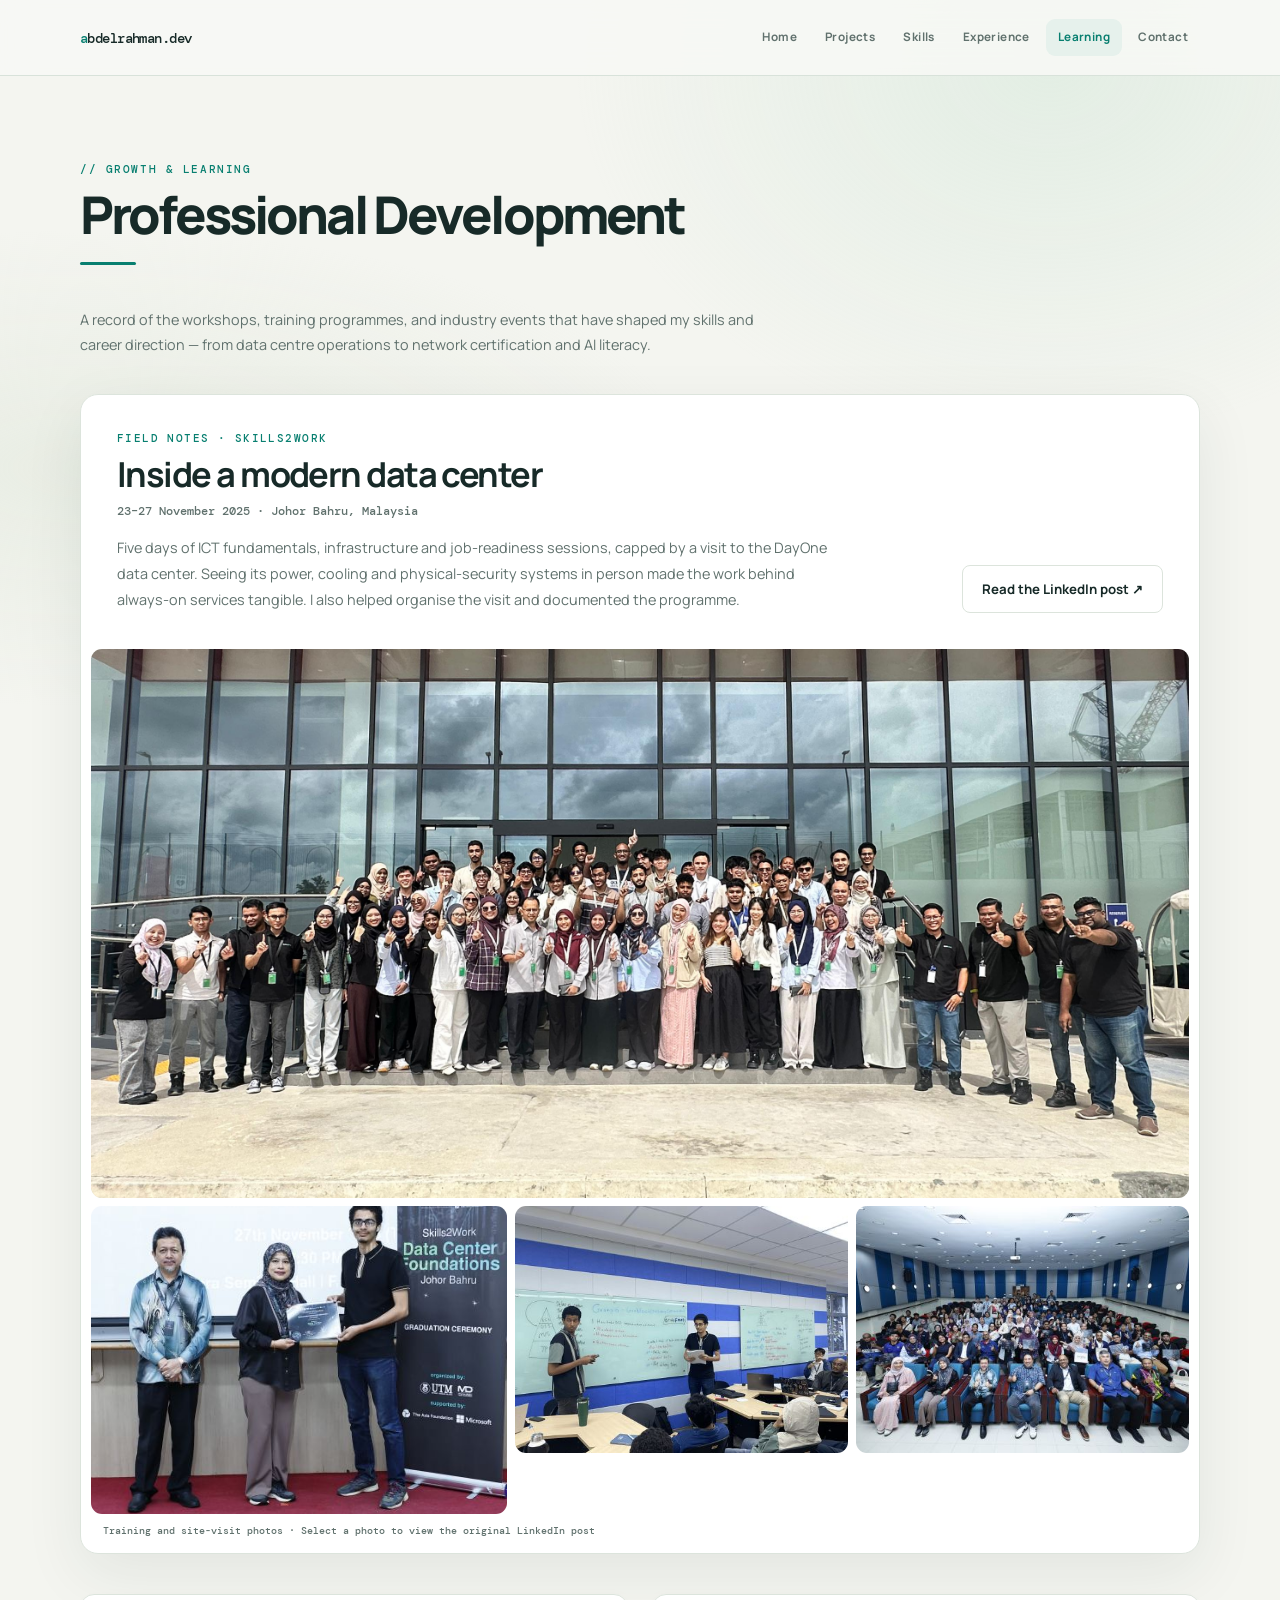
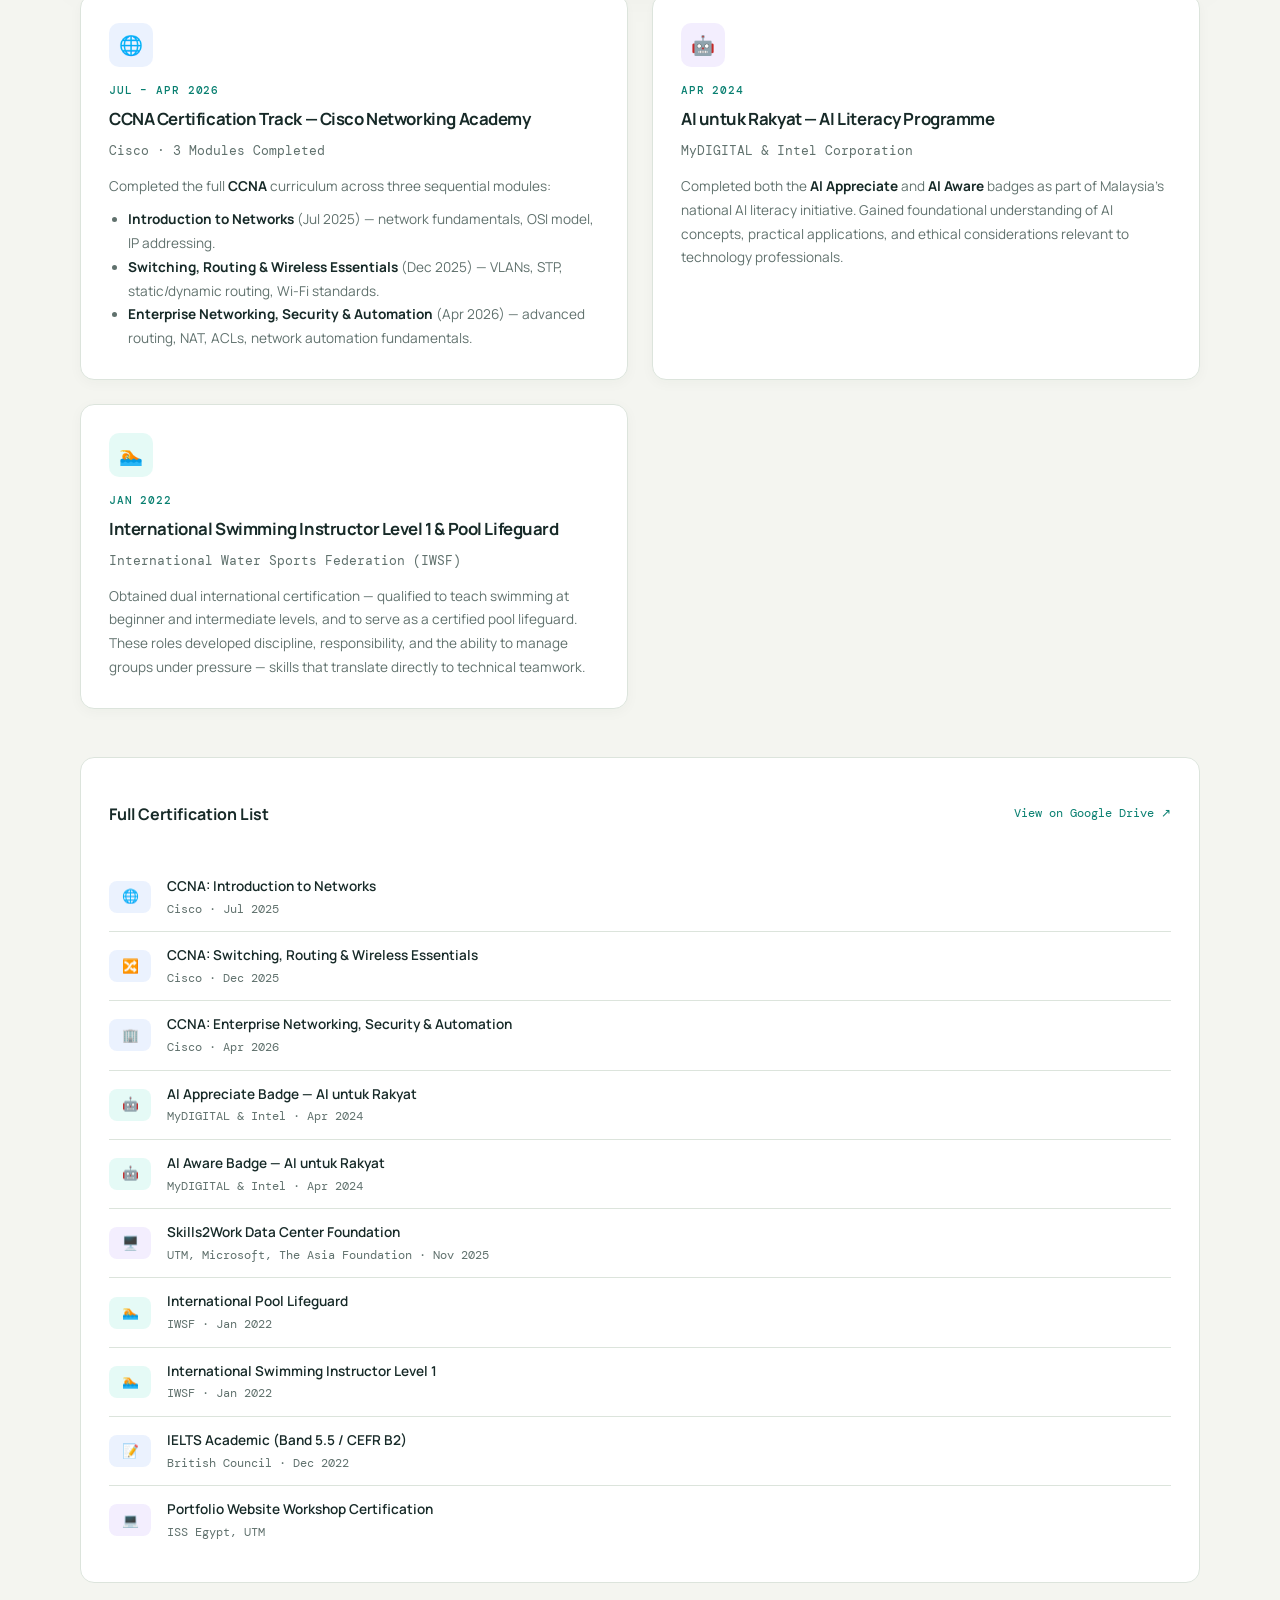
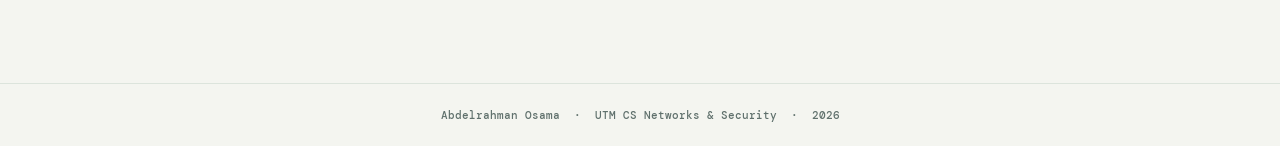
<file: professional-development.html>
<!DOCTYPE html>
<html lang="en">
<head>
  <meta charset="UTF-8" />
  <meta name="viewport" content="width=device-width, initial-scale=1.0" />
  <title>Abdelrahman Osama — Professional Development</title>
  <link rel="preconnect" href="https://fonts.googleapis.com" />
  <link rel="preconnect" href="https://fonts.gstatic.com" crossorigin />
  <link href="https://fonts.googleapis.com/css2?family=Space+Grotesk:wght@300;400;500;600;700&family=JetBrains+Mono:wght@300;400;600&display=swap" rel="stylesheet" />
  <link rel="stylesheet" href="shared.css?v=20260928b" />
  <style>
    .pd-grid {
      display: grid;
      grid-template-columns: 1fr 1fr;
      gap: 1.5rem;
      margin-top: 2rem;
    }
    .pd-card {
      background: var(--surface);
      border: 1px solid var(--border);
      border-radius: 14px;
      padding: 1.75rem;
      transition: border-color .2s, transform .2s, background .2s;
    }
    .pd-card:hover {
      border-color: var(--accent);
      transform: translateY(-2px);
      background: var(--surface-hover);
    }
    .pd-icon {
      width: 44px; height: 44px;
      border-radius: 10px;
      display: flex; align-items: center; justify-content: center;
      font-size: 1.2rem;
      margin-bottom: 1rem;
    }
    .pd-date {
      font-family: var(--mono); font-size: .68rem;
      color: var(--accent); letter-spacing: .08em;
      text-transform: uppercase;
      margin-bottom: .5rem;
    }
    .pd-name { font-size: 1.05rem; font-weight: 700; margin-bottom: .4rem; }
    .pd-org { font-size: .8rem; color: var(--muted); margin-bottom: .8rem; font-family: var(--mono); }
    .pd-body { font-size: .85rem; color: var(--muted); line-height: 1.75; }
    .pd-body strong { color: var(--text); }

    .field-story {
      overflow: hidden; margin: 2.25rem 0 2.5rem; border: 1px solid var(--border);
      border-radius: 18px; background: var(--surface); box-shadow: var(--shadow);
    }
    .field-story-copy { display: grid; grid-template-columns: minmax(0, 1fr) auto; gap: 1.5rem; align-items: end; padding: clamp(1.4rem, 4vw, 2.25rem); }
    .field-story-kicker { margin-bottom: .6rem; color: var(--accent); font: 500 .68rem var(--mono); letter-spacing: .13em; text-transform: uppercase; }
    .field-story-title { max-width: 650px; font-size: clamp(1.45rem, 3vw, 2.15rem); line-height: 1.16; letter-spacing: -.045em; }
    .field-story-meta { margin-top: .65rem; color: var(--muted); font: 500 .72rem var(--mono); }
    .field-story-text { max-width: 720px; margin-top: 1rem; color: var(--muted); font-size: .9rem; line-height: 1.8; }
    .field-story-link { flex-shrink: 0; }
    .field-gallery { display: grid; grid-template-columns: 1.25fr 1fr 1fr; gap: 8px; padding: 0 10px 10px; }
    .field-gallery a { position: relative; display: block; overflow: hidden; min-width: 0; border-radius: 11px; background: var(--bg2); }
    .field-gallery a:first-child { grid-column: 1 / -1; aspect-ratio: 2 / 1; }
    .field-gallery a:first-child img { object-position: center 68%; }
    .field-gallery a:not(:first-child) { aspect-ratio: 1.35 / 1; }
    .field-gallery img { display: block; width: 100%; height: 100%; object-fit: cover; transition: transform .35s ease; }
    .field-gallery a:hover img { transform: scale(1.035); }
    .field-gallery a:focus-visible { outline-offset: -4px; }
    .field-story-caption { padding: 0 1.4rem 1rem; color: var(--muted); font: 500 .65rem var(--mono); }

    .certs-strip {
      margin-top: 3rem;
      background: var(--surface);
      border: 1px solid var(--border);
      border-radius: 14px;
      padding: 1.75rem;
    }
    .certs-strip-header {
      display: flex; align-items: center; justify-content: space-between;
      margin-bottom: 1.25rem;
    }
    .certs-strip-title { font-size: 1rem; font-weight: 700; }
    .certs-strip-link {
      font-family: var(--mono); font-size: .72rem;
      color: var(--accent); transition: opacity .2s;
    }
    .certs-strip-link:hover { opacity: .75; }

    .cert-row {
      display: flex; align-items: center; gap: 1rem;
      padding: .75rem 0;
      border-bottom: 1px solid var(--border);
    }
    .cert-row:last-child { border-bottom: none; }
    .cert-row-icon {
      width: 32px; height: 32px;
      border-radius: 8px;
      display: flex; align-items: center; justify-content: center;
      font-size: .85rem;
      flex-shrink: 0;
    }
    .cert-row-body { flex: 1; }
    .cert-row-name { font-size: .85rem; font-weight: 600; }
    .cert-row-detail { font-size: .72rem; color: var(--muted); margin-top: .1rem; font-family: var(--mono); }

    @media (max-width: 640px) {
      .pd-grid { grid-template-columns: 1fr; }
      .field-story-copy { grid-template-columns: 1fr; align-items: start; gap: 1.2rem; }
      .field-gallery { grid-template-columns: 1fr 1fr; }
      .field-gallery a:first-child { grid-column: 1 / -1; aspect-ratio: 1.45 / 1; }
      .field-gallery a:not(:first-child) { aspect-ratio: 1 / 1; }
      .field-story-caption { padding-inline: 1rem; }
    }
  </style>
</head>
<body>
    <nav aria-label="Main navigation">
    <a href="./index.html" class="nav-logo">abdelrahman.dev</a>
    <div class="nav-links">
      <a href="./index.html">Home</a>
      <a href="./projects.html">Projects</a>
      <a href="./skills.html">Skills</a>
      <a href="./experience.html">Experience</a>
      <a href="./professional-development.html" class="active" aria-current="page">Learning</a>
      <a href="./contact.html">Contact</a>
    </div>
  </nav>

  <div class="page-wrap">
    <div class="container">
      <div class="page-header">
        <p class="page-label reveal">// Growth &amp; Learning</p>
        <h1 class="page-title reveal">Professional Development</h1>
        <div class="page-divider reveal"></div>
      </div>

      <p class="reveal" style="color:var(--muted); font-size:.9rem; line-height:1.75; max-width:680px;">
        A record of the workshops, training programmes, and industry events that have shaped my skills and career direction — from data centre operations to network certification and AI literacy.
      </p>

      <article class="field-story reveal" aria-labelledby="field-story-title">
        <div class="field-story-copy">
          <div>
            <div class="field-story-kicker">Field notes · Skills2Work</div>
            <h2 class="field-story-title" id="field-story-title">Inside a modern data center</h2>
            <div class="field-story-meta">23–27 November 2025 · Johor Bahru, Malaysia</div>
            <p class="field-story-text">
              Five days of ICT fundamentals, infrastructure and job-readiness sessions, capped by a visit to the DayOne data center. Seeing its power, cooling and physical-security systems in person made the work behind always-on services tangible. I also helped organise the visit and documented the programme.
            </p>
          </div>
          <a class="btn btn-outline field-story-link" href="https://www.linkedin.com/feed/update/urn:li:activity:7449321316916154368/" target="_blank" rel="noopener noreferrer" aria-label="Read the original Skills2Work post on LinkedIn">Read the LinkedIn post ↗</a>
        </div>
        <div class="field-gallery" aria-label="Photos from Skills2Work Data Center Foundation Training">
          <a href="https://www.linkedin.com/feed/update/urn:li:activity:7449321316916154368/" target="_blank" rel="noopener noreferrer" aria-label="Open the original LinkedIn post: Skills2Work cohort at the data center">
            <img src="./assets/data-center-team.jpg" alt="Skills2Work participants gathered outside the DayOne data center" loading="lazy" />
          </a>
          <a href="https://www.linkedin.com/feed/update/urn:li:activity:7449321316916154368/" target="_blank" rel="noopener noreferrer" aria-label="Open the original LinkedIn post: training graduation ceremony">
            <img src="./assets/data-center-graduation.jpg" alt="Receiving a Skills2Work Data Center Foundation certificate at the graduation ceremony" loading="lazy" />
          </a>
          <a href="https://www.linkedin.com/feed/update/urn:li:activity:7449321316916154368/" target="_blank" rel="noopener noreferrer" aria-label="Open the original LinkedIn post: classroom workshop">
            <img src="./assets/data-center-workshop.jpg" alt="Presenting during a classroom workshop session" loading="lazy" />
          </a>
          <a href="https://www.linkedin.com/feed/update/urn:li:activity:7449321316916154368/" target="_blank" rel="noopener noreferrer" aria-label="Open the original LinkedIn post: Skills2Work training cohort">
            <img src="./assets/data-center-cohort.jpg" alt="The Skills2Work training cohort at the closing session" loading="lazy" />
          </a>
        </div>
        <p class="field-story-caption">Training and site-visit photos · Select a photo to view the original LinkedIn post</p>
      </article>

      <div class="pd-grid">

        <div class="pd-card reveal">
          <div class="pd-icon" style="background:rgba(59,130,246,.1)">🌐</div>
          <div class="pd-date">Jul – Apr 2026</div>
          <div class="pd-name">CCNA Certification Track — Cisco Networking Academy</div>
          <div class="pd-org">Cisco · 3 Modules Completed</div>
          <div class="pd-body">
            Completed the full <strong>CCNA</strong> curriculum across three sequential modules:
            <ul style="margin-top:.6rem; padding-left:1.2rem;">
              <li><strong>Introduction to Networks</strong> (Jul 2025) — network fundamentals, OSI model, IP addressing.</li>
              <li><strong>Switching, Routing &amp; Wireless Essentials</strong> (Dec 2025) — VLANs, STP, static/dynamic routing, Wi-Fi standards.</li>
              <li><strong>Enterprise Networking, Security &amp; Automation</strong> (Apr 2026) — advanced routing, NAT, ACLs, network automation fundamentals.</li>
            </ul>
          </div>
        </div>

        <div class="pd-card reveal">
          <div class="pd-icon" style="background:rgba(139,92,246,.1)">🤖</div>
          <div class="pd-date">Apr 2024</div>
          <div class="pd-name">AI untuk Rakyat — AI Literacy Programme</div>
          <div class="pd-org">MyDIGITAL &amp; Intel Corporation</div>
          <div class="pd-body">
            Completed both the <strong>AI Appreciate</strong> and <strong>AI Aware</strong> badges as part of Malaysia's national AI literacy initiative. Gained foundational understanding of AI concepts, practical applications, and ethical considerations relevant to technology professionals.
          </div>
        </div>

        <div class="pd-card reveal">
          <div class="pd-icon" style="background:rgba(0,201,167,.1)">🏊</div>
          <div class="pd-date">Jan 2022</div>
          <div class="pd-name">International Swimming Instructor Level 1 &amp; Pool Lifeguard</div>
          <div class="pd-org">International Water Sports Federation (IWSF)</div>
          <div class="pd-body">
            Obtained dual international certification — qualified to teach swimming at beginner and intermediate levels, and to serve as a certified pool lifeguard. These roles developed discipline, responsibility, and the ability to manage groups under pressure — skills that translate directly to technical teamwork.
          </div>
        </div>

      </div>

      <div class="certs-strip reveal">
        <div class="certs-strip-header">
          <div class="certs-strip-title">Full Certification List</div>
          <a href="https://drive.google.com/drive/folders/1zpAsCIjV5kIF3nCZOyJwsmV7x7Xxo7CD?usp=sharing" target="_blank" rel="noopener" class="certs-strip-link">
            View on Google Drive ↗
          </a>
        </div>
        <div class="cert-row">
          <div class="cert-row-icon" style="background:rgba(59,130,246,.1)">🌐</div>
          <div class="cert-row-body">
            <div class="cert-row-name">CCNA: Introduction to Networks</div>
            <div class="cert-row-detail">Cisco · Jul 2025</div>
          </div>
        </div>
        <div class="cert-row">
          <div class="cert-row-icon" style="background:rgba(59,130,246,.1)">🔀</div>
          <div class="cert-row-body">
            <div class="cert-row-name">CCNA: Switching, Routing &amp; Wireless Essentials</div>
            <div class="cert-row-detail">Cisco · Dec 2025</div>
          </div>
        </div>
        <div class="cert-row">
          <div class="cert-row-icon" style="background:rgba(59,130,246,.1)">🏢</div>
          <div class="cert-row-body">
            <div class="cert-row-name">CCNA: Enterprise Networking, Security &amp; Automation</div>
            <div class="cert-row-detail">Cisco · Apr 2026</div>
          </div>
        </div>
        <div class="cert-row">
          <div class="cert-row-icon" style="background:rgba(0,201,167,.1)">🤖</div>
          <div class="cert-row-body">
            <div class="cert-row-name">AI Appreciate Badge — AI untuk Rakyat</div>
            <div class="cert-row-detail">MyDIGITAL &amp; Intel · Apr 2024</div>
          </div>
        </div>
        <div class="cert-row">
          <div class="cert-row-icon" style="background:rgba(0,201,167,.1)">🤖</div>
          <div class="cert-row-body">
            <div class="cert-row-name">AI Aware Badge — AI untuk Rakyat</div>
            <div class="cert-row-detail">MyDIGITAL &amp; Intel · Apr 2024</div>
          </div>
        </div>
        <div class="cert-row">
          <div class="cert-row-icon" style="background:rgba(139,92,246,.1)">🖥️</div>
          <div class="cert-row-body">
            <div class="cert-row-name">Skills2Work Data Center Foundation</div>
            <div class="cert-row-detail">UTM, Microsoft, The Asia Foundation · Nov 2025</div>
          </div>
        </div>
        <div class="cert-row">
          <div class="cert-row-icon" style="background:rgba(0,201,167,.1)">🏊</div>
          <div class="cert-row-body">
            <div class="cert-row-name">International Pool Lifeguard</div>
            <div class="cert-row-detail">IWSF · Jan 2022</div>
          </div>
        </div>
        <div class="cert-row">
          <div class="cert-row-icon" style="background:rgba(0,201,167,.1)">🏊</div>
          <div class="cert-row-body">
            <div class="cert-row-name">International Swimming Instructor Level 1</div>
            <div class="cert-row-detail">IWSF · Jan 2022</div>
          </div>
        </div>
        <div class="cert-row">
          <div class="cert-row-icon" style="background:rgba(59,130,246,.1)">📝</div>
          <div class="cert-row-body">
            <div class="cert-row-name">IELTS Academic (Band 5.5 / CEFR B2)</div>
            <div class="cert-row-detail">British Council · Dec 2022</div>
          </div>
        </div>
        <div class="cert-row">
          <div class="cert-row-icon" style="background:rgba(139,92,246,.1)">💻</div>
          <div class="cert-row-body">
            <div class="cert-row-name">Portfolio Website Workshop Certification</div>
            <div class="cert-row-detail">ISS Egypt, UTM</div>
          </div>
        </div>
      </div>

    </div>
  </div>

  <footer>
    <p>Abdelrahman Osama &nbsp;·&nbsp; UTM CS Networks &amp; Security &nbsp;·&nbsp; <span id="yr"></span></p>
  </footer>
  <script>
    document.getElementById('yr').textContent = new Date().getFullYear();
    const obs = new IntersectionObserver(es => {
      es.forEach(e => { if(e.isIntersecting){ e.target.classList.add('visible'); obs.unobserve(e.target); } });
    }, { threshold: .1 });
    document.querySelectorAll('.reveal').forEach(el => obs.observe(el));
  </script>
</body>
</html>
</file>
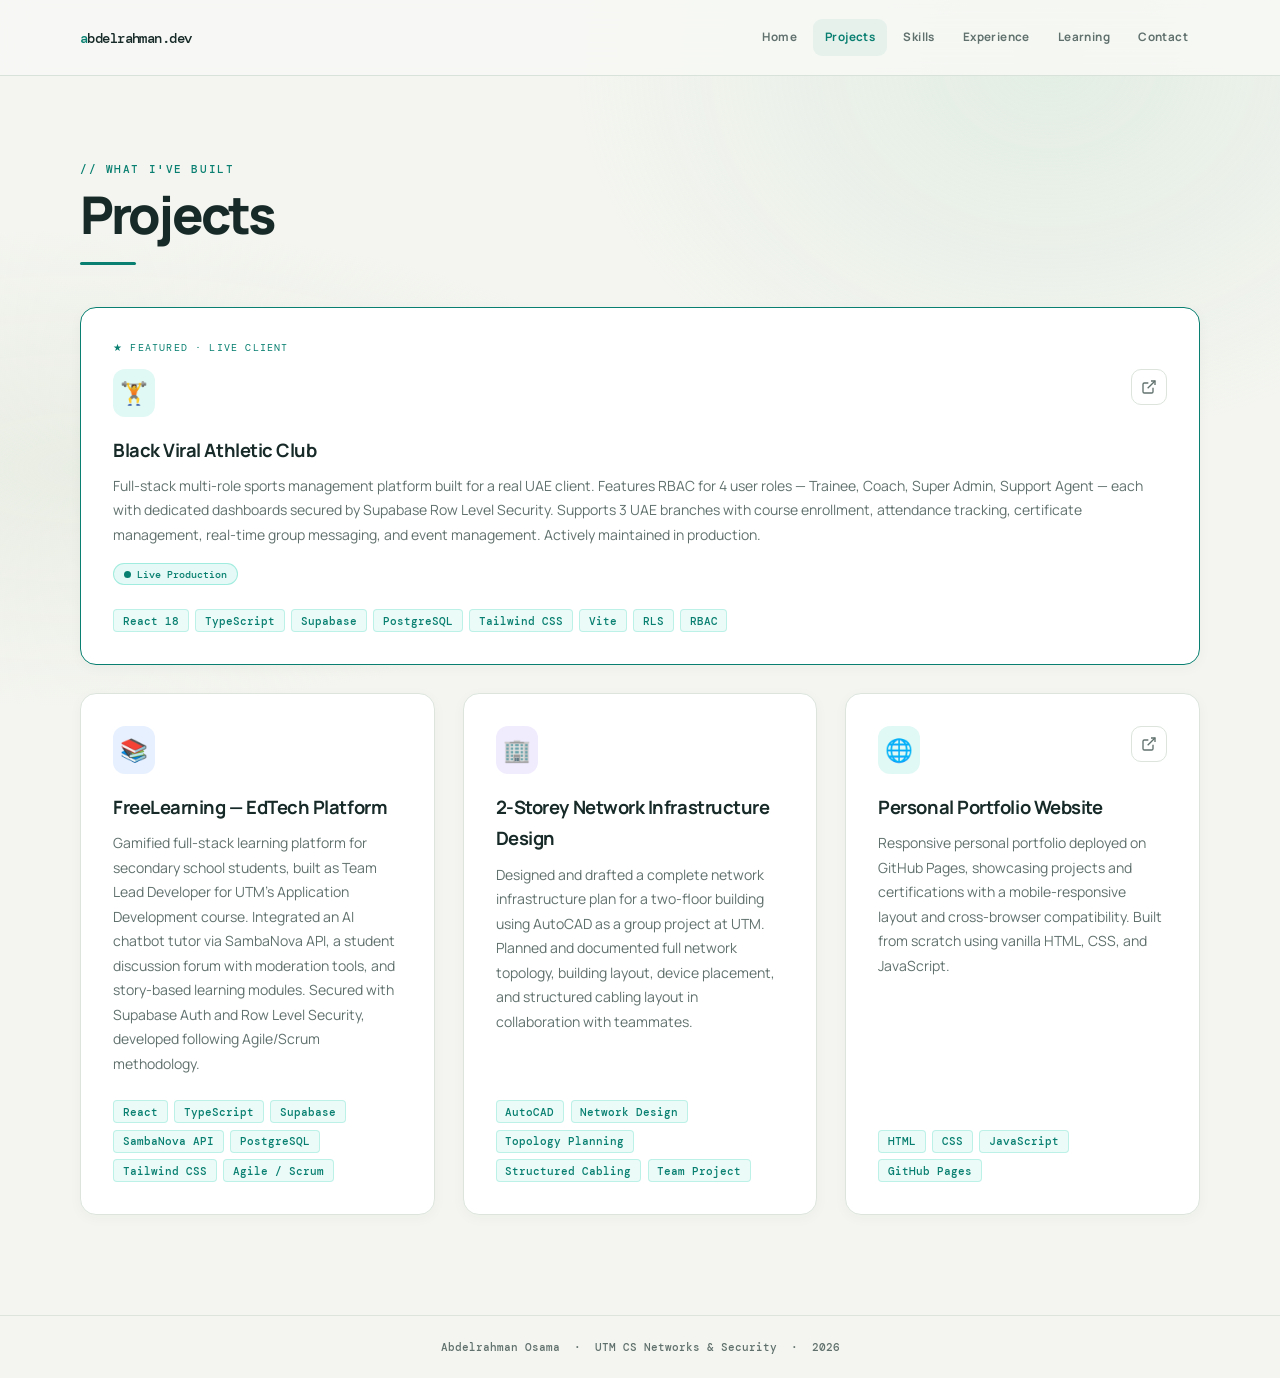
<file: projects.html>
<!DOCTYPE html>
<html lang="en">
<head>
  <meta charset="UTF-8" />
  <meta name="viewport" content="width=device-width, initial-scale=1.0" />
  <title>Abdelrahman Osama — Projects</title>
  <link rel="preconnect" href="https://fonts.googleapis.com" />
  <link rel="preconnect" href="https://fonts.gstatic.com" crossorigin />
  <link href="https://fonts.googleapis.com/css2?family=Space+Grotesk:wght@300;400;500;600;700&family=JetBrains+Mono:wght@300;400;600&display=swap" rel="stylesheet" />
  <link rel="stylesheet" href="shared.css?v=20260928b" />
  <style>
    .projects-grid {
      display: grid;
      grid-template-columns: repeat(auto-fit, minmax(340px, 1fr));
      gap: 1.75rem;
    }
    .project-card {
      background: var(--surface);
      border: 1px solid var(--border);
      border-radius: 16px;
      padding: 2rem;
      display: flex;
      flex-direction: column;
      transition: border-color .2s, transform .2s, background .2s;
    }
    .project-card:hover {
      border-color: var(--accent2);
      transform: translateY(-3px);
      background: var(--surface-hover);
    }
    .project-card.featured { border-color: var(--accent); }
    .project-card.featured:hover { border-color: var(--accent); }
    .project-top {
      display: flex;
      align-items: flex-start;
      justify-content: space-between;
      margin-bottom: 1.1rem;
    }
    .project-icon {
      width: 48px; height: 48px; border-radius: 12px;
      display: flex; align-items: center; justify-content: center;
      font-size: 1.4rem;
      flex-shrink: 0;
    }
    .icon-btn {
      width: 36px; height: 36px; border-radius: 10px;
      border: 1px solid var(--border);
      display: flex; align-items: center; justify-content: center;
      color: var(--muted);
      transition: all .2s;
      flex-shrink: 0;
    }
    .icon-btn:hover { border-color: var(--accent); color: var(--accent); transform: scale(1.05); }
    .project-name { font-size: 1.15rem; font-weight: 700; margin-bottom: .5rem; }
    .project-desc { font-size: .875rem; color: var(--muted); line-height: 1.75; flex: 1; }
    .project-stack { display: flex; flex-wrap: wrap; gap: .4rem; margin-top: 1.5rem; }
    .stack-tag {
      font-family: var(--mono); font-size: .68rem;
      padding: .22rem .55rem; border-radius: 4px;
      background: rgba(0,201,167,.08);
      color: var(--accent);
      border: 1px solid rgba(0,201,167,.2);
      transition: all .15s;
    }
    .stack-tag:hover { background: rgba(0,201,167,.15); }
    .live-badge {
      display: inline-flex; align-items: center; gap: .4rem;
      font-family: var(--mono); font-size: .65rem;
      color: var(--accent);
      background: rgba(0,201,167,.1);
      border: 1px solid rgba(0,201,167,.3);
      padding: .22rem .6rem;
      border-radius: 20px;
      margin-top: 1rem;
      align-self: flex-start;
    }
    .pulse {
      width: 7px; height: 7px; border-radius: 50%;
      background: var(--accent);
      display: inline-block;
      animation: pulse 2s infinite;
    }
    @keyframes pulse { 0%,100%{opacity:1} 50%{opacity:.3} }
    .feat-label {
      font-family: var(--mono); font-size: .62rem;
      color: var(--accent);
      letter-spacing: .12em;
      text-transform: uppercase;
      margin-bottom: .75rem;
    }
  </style>
</head>
<body>
    <nav aria-label="Main navigation">
    <a href="./index.html" class="nav-logo">abdelrahman.dev</a>
    <div class="nav-links">
      <a href="./index.html">Home</a>
      <a href="./projects.html" class="active" aria-current="page">Projects</a>
      <a href="./skills.html">Skills</a>
      <a href="./experience.html">Experience</a>
      <a href="./professional-development.html">Learning</a>
      <a href="./contact.html">Contact</a>
    </div>
  </nav>

  <div class="page-wrap">
    <div class="container">
      <div class="page-header">
        <p class="page-label reveal">// What I've Built</p>
        <h1 class="page-title reveal">Projects</h1>
        <div class="page-divider reveal"></div>
      </div>

      <div class="projects-grid">

        <!-- Black Viral Athletic Club -->
        <div class="project-card featured reveal">
          <div class="feat-label">★ Featured · Live Client</div>
          <div class="project-top">
            <div class="project-icon" style="background:rgba(0,201,167,.12)">🏋️</div>
            <a href="https://blackviral.club" target="_blank" rel="noopener" class="icon-btn" title="Visit Live Site">
              <svg viewBox="0 0 24 24" fill="none" stroke="currentColor" stroke-width="2" width="16" height="16">
                <path d="M18 13v6a2 2 0 01-2 2H5a2 2 0 01-2-2V8a2 2 0 012-2h6"/>
                <polyline points="15 3 21 3 21 9"/>
                <line x1="10" y1="14" x2="21" y2="3"/>
              </svg>
            </a>
          </div>
          <div class="project-name">Black Viral Athletic Club</div>
          <div class="project-desc">
            Full-stack multi-role sports management platform built for a real UAE client. Features RBAC for 4 user roles — Trainee, Coach, Super Admin, Support Agent — each with dedicated dashboards secured by Supabase Row Level Security. Supports 3 UAE branches with course enrollment, attendance tracking, certificate management, real-time group messaging, and event management. Actively maintained in production.
          </div>
          <div class="live-badge"><span class="pulse"></span> Live Production</div>
          <div class="project-stack">
            <span class="stack-tag">React 18</span>
            <span class="stack-tag">TypeScript</span>
            <span class="stack-tag">Supabase</span>
            <span class="stack-tag">PostgreSQL</span>
            <span class="stack-tag">Tailwind CSS</span>
            <span class="stack-tag">Vite</span>
            <span class="stack-tag">RLS</span>
            <span class="stack-tag">RBAC</span>
          </div>
        </div>

        <!-- FreeLearning -->
        <div class="project-card reveal">
          <div class="project-top">
            <div class="project-icon" style="background:rgba(59,130,246,.12)">📚</div>
          </div>
          <div class="project-name">FreeLearning — EdTech Platform</div>
          <div class="project-desc">
            Gamified full-stack learning platform for secondary school students, built as Team Lead Developer for UTM's Application Development course. Integrated an AI chatbot tutor via SambaNova API, a student discussion forum with moderation tools, and story-based learning modules. Secured with Supabase Auth and Row Level Security, developed following Agile/Scrum methodology.
          </div>
          <div class="project-stack">
            <span class="stack-tag">React</span>
            <span class="stack-tag">TypeScript</span>
            <span class="stack-tag">Supabase</span>
            <span class="stack-tag">SambaNova API</span>
            <span class="stack-tag">PostgreSQL</span>
            <span class="stack-tag">Tailwind CSS</span>
            <span class="stack-tag">Agile / Scrum</span>
          </div>
        </div>

        <!-- Network Design -->
        <div class="project-card reveal">
          <div class="project-top">
            <div class="project-icon" style="background:rgba(139,92,246,.12)">🏢</div>
          </div>
          <div class="project-name">2-Storey Network Infrastructure Design</div>
          <div class="project-desc">
            Designed and drafted a complete network infrastructure plan for a two-floor building using AutoCAD as a group project at UTM. Planned and documented full network topology, building layout, device placement, and structured cabling layout in collaboration with teammates.
          </div>
          <div class="project-stack">
            <span class="stack-tag">AutoCAD</span>
            <span class="stack-tag">Network Design</span>
            <span class="stack-tag">Topology Planning</span>
            <span class="stack-tag">Structured Cabling</span>
            <span class="stack-tag">Team Project</span>
          </div>
        </div>

        <!-- Personal Portfolio -->
        <div class="project-card reveal">
          <div class="project-top">
            <div class="project-icon" style="background:rgba(0,201,167,.12)">🌐</div>
            <a href="https://obaida404.github.io/My-Portofolio/" target="_blank" rel="noopener" class="icon-btn" title="Visit Site">
              <svg viewBox="0 0 24 24" fill="none" stroke="currentColor" stroke-width="2" width="16" height="16">
                <path d="M18 13v6a2 2 0 01-2 2H5a2 2 0 01-2-2V8a2 2 0 012-2h6"/>
                <polyline points="15 3 21 3 21 9"/>
                <line x1="10" y1="14" x2="21" y2="3"/>
              </svg>
            </a>
          </div>
          <div class="project-name">Personal Portfolio Website</div>
          <div class="project-desc">
            Responsive personal portfolio deployed on GitHub Pages, showcasing projects and certifications with a mobile-responsive layout and cross-browser compatibility. Built from scratch using vanilla HTML, CSS, and JavaScript.
          </div>
          <div class="project-stack">
            <span class="stack-tag">HTML</span>
            <span class="stack-tag">CSS</span>
            <span class="stack-tag">JavaScript</span>
            <span class="stack-tag">GitHub Pages</span>
          </div>
        </div>

      </div>
    </div>
  </div>

  <footer>
    <p>Abdelrahman Osama &nbsp;·&nbsp; UTM CS Networks &amp; Security &nbsp;·&nbsp; <span id="yr"></span></p>
  </footer>
  <script>
    document.getElementById('yr').textContent = new Date().getFullYear();
    const obs = new IntersectionObserver(es => {
      es.forEach(e => { if(e.isIntersecting){ e.target.classList.add('visible'); obs.unobserve(e.target); } });
    }, { threshold: .1 });
    document.querySelectorAll('.reveal').forEach(el => obs.observe(el));
  </script>
</body>
</html>
</file>
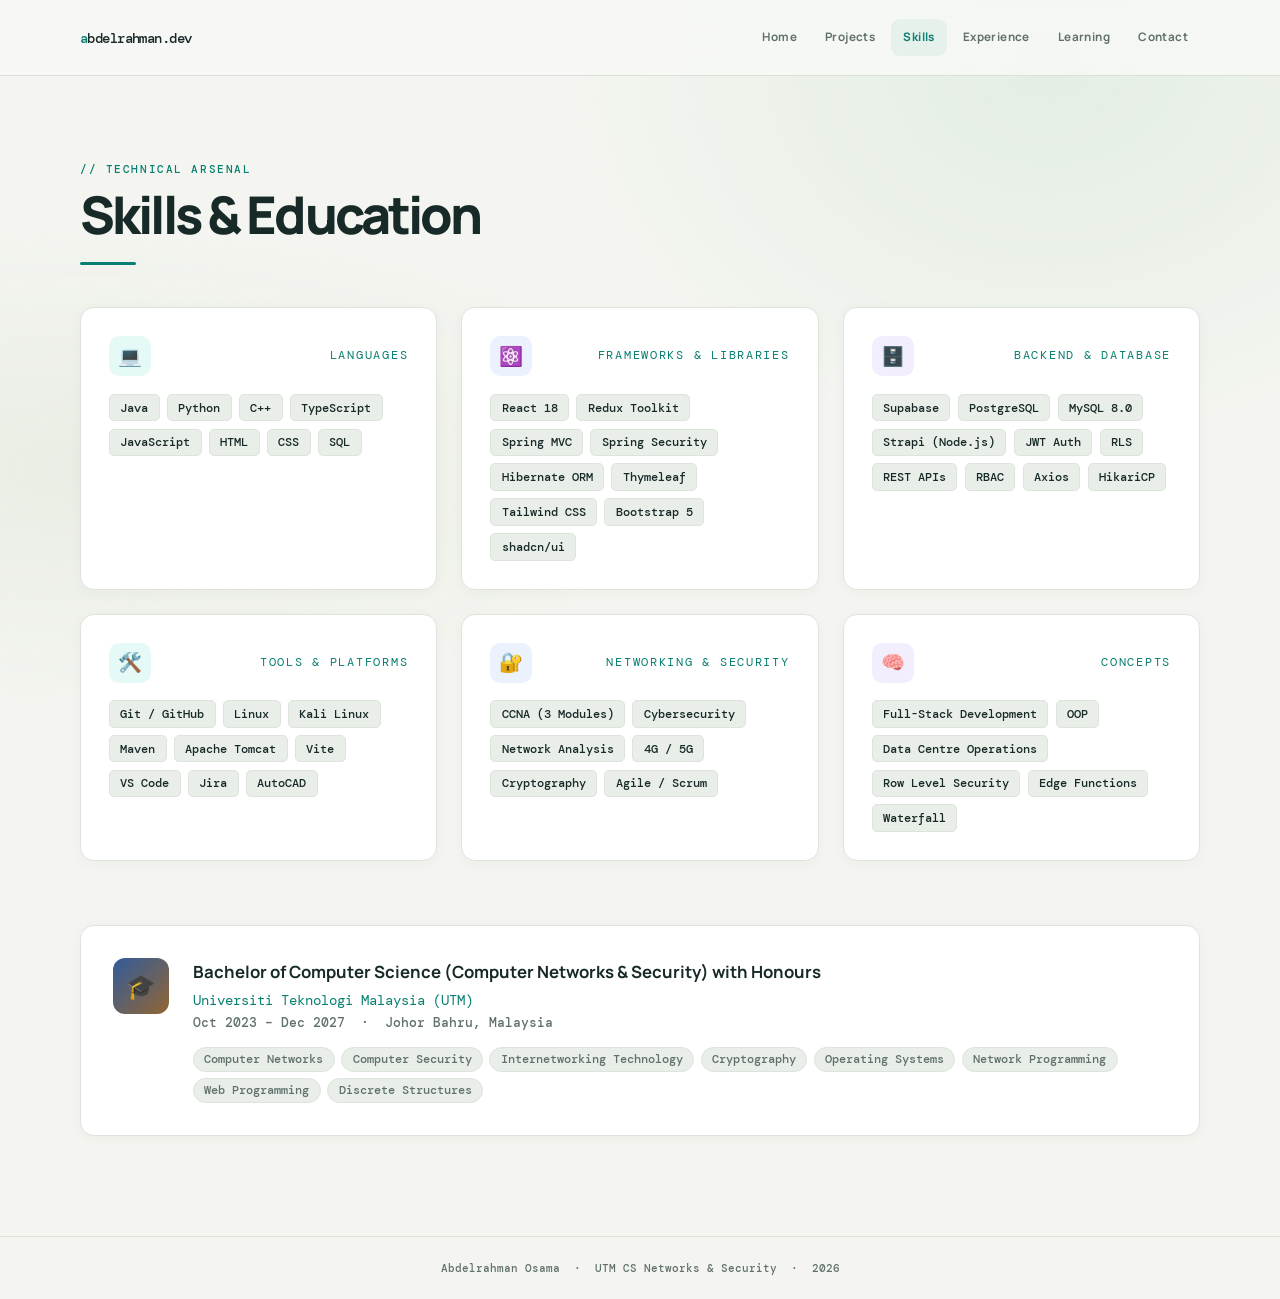
<file: skills.html>
<!DOCTYPE html>
<html lang="en">
<head>
  <meta charset="UTF-8" />
  <meta name="viewport" content="width=device-width, initial-scale=1.0" />
  <title>Abdelrahman Osama — Skills</title>
  <link rel="preconnect" href="https://fonts.googleapis.com" />
  <link rel="preconnect" href="https://fonts.gstatic.com" crossorigin />
  <link href="https://fonts.googleapis.com/css2?family=Space+Grotesk:wght@300;400;500;600;700&family=JetBrains+Mono:wght@300;400;600&display=swap" rel="stylesheet" />
  <link rel="stylesheet" href="shared.css?v=20260928b" />
  <style>
    .skills-grid {
      display: grid;
      grid-template-columns: repeat(auto-fit, minmax(300px, 1fr));
      gap: 1.5rem;
    }
    .skill-card {
      background: var(--surface);
      border: 1px solid var(--border);
      border-radius: 14px;
      padding: 1.75rem;
      transition: border-color .2s, transform .2s, background .2s;
    }
    .skill-card:hover {
      border-color: var(--accent);
      transform: translateY(-2px);
      background: var(--surface-hover);
    }
    .skill-card-top {
      display: flex;
      align-items: center;
      gap: .85rem;
      margin-bottom: 1.1rem;
    }
    .skill-icon {
      width: 40px; height: 40px; border-radius: 10px;
      display: flex; align-items: center; justify-content: center;
      font-size: 1.2rem;
      flex-shrink: 0;
    }
    .skill-card-label {
      font-family: var(--mono);
      font-size: .72rem;
      color: var(--accent);
      letter-spacing: .15em;
      text-transform: uppercase;
    }
    .skill-tags { display: flex; flex-wrap: wrap; gap: .45rem; }
    .skill-tag {
      font-size: .78rem;
      padding: .3rem .65rem;
      background: var(--bg2);
      border-radius: 5px;
      color: var(--text);
      border: 1px solid var(--border);
      transition: border-color .15s, color .15s, background .15s;
    }
    .skill-tag:hover {
      border-color: var(--accent);
      color: var(--accent);
      background: rgba(0,201,167,.06);
    }

    .edu-card {
      background: var(--surface);
      border: 1px solid var(--border);
      border-radius: 14px;
      padding: 2rem;
      display: grid;
      grid-template-columns: auto 1fr;
      gap: 1.5rem;
      margin-top: 4rem;
      transition: border-color .2s;
    }
    .edu-card:hover { border-color: var(--accent); }
    .edu-badge {
      width: 56px; height: 56px; border-radius: 12px;
      background: linear-gradient(135deg, var(--accent2), var(--accent3));
      display: flex; align-items: center; justify-content: center;
      font-size: 1.5rem;
      flex-shrink: 0;
    }
    .edu-degree { font-size: 1.05rem; font-weight: 700; }
    .edu-uni    { font-size: .85rem; color: var(--accent); margin-top: .15rem; font-family: var(--mono); }
    .edu-dates  { font-size: .8rem; color: var(--muted); margin-top: .1rem; }
    .edu-pills  { display: flex; flex-wrap: wrap; gap: .4rem; margin-top: 1rem; }
    .edu-pill {
      font-size: .72rem;
      padding: .25rem .65rem;
      border-radius: 20px;
      background: var(--bg2);
      border: 1px solid var(--border);
      color: var(--muted);
      transition: all .15s;
    }
    .edu-pill:hover { color: var(--accent); border-color: var(--accent); }

    @media (max-width: 600px) {
      .edu-card { grid-template-columns: 1fr; }
    }
  </style>
</head>
<body>
    <nav aria-label="Main navigation">
    <a href="./index.html" class="nav-logo">abdelrahman.dev</a>
    <div class="nav-links">
      <a href="./index.html">Home</a>
      <a href="./projects.html">Projects</a>
      <a href="./skills.html" class="active" aria-current="page">Skills</a>
      <a href="./experience.html">Experience</a>
      <a href="./professional-development.html">Learning</a>
      <a href="./contact.html">Contact</a>
    </div>
  </nav>

  <div class="page-wrap">
    <div class="container">
      <div class="page-header">
        <p class="page-label reveal">// Technical Arsenal</p>
        <h1 class="page-title reveal">Skills &amp; Education</h1>
        <div class="page-divider reveal"></div>
      </div>

      <div class="skills-grid">
        <div class="skill-card reveal">
          <div class="skill-card-top">
            <div class="skill-icon" style="background:rgba(0,201,167,.1)">💻</div>
            <span class="skill-card-label">Languages</span>
          </div>
          <div class="skill-tags">
            <span class="skill-tag">Java</span>
            <span class="skill-tag">Python</span>
            <span class="skill-tag">C++</span>
            <span class="skill-tag">TypeScript</span>
            <span class="skill-tag">JavaScript</span>
            <span class="skill-tag">HTML</span>
            <span class="skill-tag">CSS</span>
            <span class="skill-tag">SQL</span>
          </div>
        </div>

        <div class="skill-card reveal">
          <div class="skill-card-top">
            <div class="skill-icon" style="background:rgba(59,130,246,.1)">⚛️</div>
            <span class="skill-card-label">Frameworks &amp; Libraries</span>
          </div>
          <div class="skill-tags">
            <span class="skill-tag">React 18</span>
            <span class="skill-tag">Redux Toolkit</span>
            <span class="skill-tag">Spring MVC</span>
            <span class="skill-tag">Spring Security</span>
            <span class="skill-tag">Hibernate ORM</span>
            <span class="skill-tag">Thymeleaf</span>
            <span class="skill-tag">Tailwind CSS</span>
            <span class="skill-tag">Bootstrap 5</span>
            <span class="skill-tag">shadcn/ui</span>
          </div>
        </div>

        <div class="skill-card reveal">
          <div class="skill-card-top">
            <div class="skill-icon" style="background:rgba(139,92,246,.1)">🗄️</div>
            <span class="skill-card-label">Backend &amp; Database</span>
          </div>
          <div class="skill-tags">
            <span class="skill-tag">Supabase</span>
            <span class="skill-tag">PostgreSQL</span>
            <span class="skill-tag">MySQL 8.0</span>
            <span class="skill-tag">Strapi (Node.js)</span>
            <span class="skill-tag">JWT Auth</span>
            <span class="skill-tag">RLS</span>
            <span class="skill-tag">REST APIs</span>
            <span class="skill-tag">RBAC</span>
            <span class="skill-tag">Axios</span>
            <span class="skill-tag">HikariCP</span>
          </div>
        </div>

        <div class="skill-card reveal">
          <div class="skill-card-top">
            <div class="skill-icon" style="background:rgba(0,201,167,.1)">🛠️</div>
            <span class="skill-card-label">Tools &amp; Platforms</span>
          </div>
          <div class="skill-tags">
            <span class="skill-tag">Git / GitHub</span>
            <span class="skill-tag">Linux</span>
            <span class="skill-tag">Kali Linux</span>
            <span class="skill-tag">Maven</span>
            <span class="skill-tag">Apache Tomcat</span>
            <span class="skill-tag">Vite</span>
            <span class="skill-tag">VS Code</span>
            <span class="skill-tag">Jira</span>
            <span class="skill-tag">AutoCAD</span>
          </div>
        </div>

        <div class="skill-card reveal">
          <div class="skill-card-top">
            <div class="skill-icon" style="background:rgba(59,130,246,.1)">🔐</div>
            <span class="skill-card-label">Networking &amp; Security</span>
          </div>
          <div class="skill-tags">
            <span class="skill-tag">CCNA (3 Modules)</span>
            <span class="skill-tag">Cybersecurity</span>
            <span class="skill-tag">Network Analysis</span>
            <span class="skill-tag">4G / 5G</span>
            <span class="skill-tag">Cryptography</span>
            <span class="skill-tag">Agile / Scrum</span>
          </div>
        </div>

        <div class="skill-card reveal">
          <div class="skill-card-top">
            <div class="skill-icon" style="background:rgba(139,92,246,.1)">🧠</div>
            <span class="skill-card-label">Concepts</span>
          </div>
          <div class="skill-tags">
            <span class="skill-tag">Full-Stack Development</span>
            <span class="skill-tag">OOP</span>
            <span class="skill-tag">Data Centre Operations</span>
            <span class="skill-tag">Row Level Security</span>
            <span class="skill-tag">Edge Functions</span>
            <span class="skill-tag">Waterfall</span>
          </div>
        </div>
      </div>

      <div class="edu-card reveal">
        <div class="edu-badge">🎓</div>
        <div>
          <div class="edu-degree">Bachelor of Computer Science (Computer Networks &amp; Security) with Honours</div>
          <div class="edu-uni">Universiti Teknologi Malaysia (UTM)</div>
          <div class="edu-dates">Oct 2023 – Dec 2027 &nbsp;·&nbsp; Johor Bahru, Malaysia</div>
          <div class="edu-pills">
            <span class="edu-pill">Computer Networks</span>
            <span class="edu-pill">Computer Security</span>
            <span class="edu-pill">Internetworking Technology</span>
            <span class="edu-pill">Cryptography</span>
            <span class="edu-pill">Operating Systems</span>
            <span class="edu-pill">Network Programming</span>
            <span class="edu-pill">Web Programming</span>
            <span class="edu-pill">Discrete Structures</span>
          </div>
        </div>
      </div>

    </div>
  </div>

  <footer>
    <p>Abdelrahman Osama &nbsp;·&nbsp; UTM CS Networks &amp; Security &nbsp;·&nbsp; <span id="yr"></span></p>
  </footer>
  <script>
    document.getElementById('yr').textContent = new Date().getFullYear();
    const obs = new IntersectionObserver(es => {
      es.forEach(e => { if(e.isIntersecting){ e.target.classList.add('visible'); obs.unobserve(e.target); } });
    }, { threshold: .1 });
    document.querySelectorAll('.reveal').forEach(el => obs.observe(el));
  </script>
</body>
</html>
</file>
<file: shared.css>
@import url('https://fonts.googleapis.com/css2?family=DM+Mono:wght@400;500&family=Manrope:wght@400;500;600;700;800&display=swap');

:root {
  color-scheme: light;
  --bg: #f4f5f0;
  --bg2: #e9eee8;
  --surface: #fff;
  --surface-hover: #f8faf7;
  --border: #dce4dc;
  --accent: #087f70;
  --accent2: #315c9b;
  --accent3: #936532;
  --text: #172a28;
  --muted: #60716d;
  --display: 'Manrope', sans-serif;
  --mono: 'DM Mono', monospace;
  --shadow: 0 20px 60px rgba(28, 55, 48, .08);
}

*, *::before, *::after { box-sizing: border-box; margin: 0; padding: 0; }
html { scroll-behavior: smooth; scroll-padding-top: 90px; }
body {
  min-width: 320px;
  font-family: var(--display);
  background: var(--bg);
  color: var(--text);
  line-height: 1.7;
  overflow-x: hidden;
  -webkit-font-smoothing: antialiased;
}
::selection { background: #b7e4d8; color: var(--text); }
a { color: inherit; text-decoration: none; }
button, a { -webkit-tap-highlight-color: transparent; }
a:focus-visible, button:focus-visible { outline: 3px solid #62b8a7; outline-offset: 3px; }
img { max-width: 100%; }
::-webkit-scrollbar { width: 8px; }
::-webkit-scrollbar-track { background: var(--bg); }
::-webkit-scrollbar-thumb { background: #a9c2b8; border-radius: 8px; }

body::before {
  content: ''; position: fixed; inset: 0; z-index: -1; pointer-events: none;
  background: radial-gradient(ellipse at 82% 7%, rgba(191, 223, 203, .32), transparent 32%),
    radial-gradient(ellipse at 7% 52%, rgba(221, 229, 215, .48), transparent 36%);
}
section { position: relative; z-index: 1; }
.container { width: min(1120px, 100% - 48px); margin: 0 auto; }

nav {
  position: sticky; top: 0; z-index: 100;
  display: flex; align-items: center; justify-content: space-between; gap: 20px;
  min-height: 76px; padding: 12px max(24px, calc((100vw - 1120px) / 2));
  background: rgba(248, 249, 245, .88); backdrop-filter: blur(16px);
  border-bottom: 1px solid rgba(210, 222, 214, .84);
  transition: box-shadow .2s ease;
}
nav.scrolled { box-shadow: 0 8px 28px rgba(25, 48, 43, .08); }
.nav-logo { color: var(--text); font: 500 .88rem var(--mono); letter-spacing: -.04em; white-space: nowrap; }
.nav-logo::first-letter { color: var(--accent); }
.nav-links { display: flex; align-items: center; gap: 4px; }
.nav-links a {
  padding: 9px 12px; border-radius: 9px; color: var(--muted);
  font-size: .73rem; font-weight: 700; letter-spacing: .035em;
  transition: color .18s ease, background .18s ease;
}
.nav-links a:hover, .nav-links a.active { color: var(--accent); background: #e6f1ec; }

.page-wrap { min-height: calc(100vh - 130px); padding: 86px 0 100px; }
.page-header { margin-bottom: 42px; }
.page-label, .label, .section-label, .hero-eyebrow {
  color: var(--accent); font: 500 .7rem var(--mono); letter-spacing: .14em;
  text-transform: uppercase;
}
.page-label { margin-bottom: 10px; }
.page-title { font-size: clamp(2rem, 5vw, 3.25rem); line-height: 1.1; letter-spacing: -.055em; font-weight: 800; }
.page-divider { width: 56px; height: 3px; margin-top: 19px; border-radius: 3px; background: var(--accent); }

.btn {
  display: inline-flex; align-items: center; justify-content: center; gap: 9px;
  min-height: 48px; padding: 0 19px; border: 1px solid transparent; border-radius: 8px;
  font: 700 .83rem var(--display); cursor: pointer; transition: transform .18s ease, box-shadow .18s ease, background .18s ease;
}
.btn:hover { transform: translateY(-2px); }
.btn-primary { color: #fff; background: var(--accent); box-shadow: 0 7px 18px rgba(8, 127, 112, .17); }
.btn-primary:hover { background: #066c60; box-shadow: 0 10px 24px rgba(8, 127, 112, .23); }
.btn-outline { color: var(--text); background: rgba(255, 255, 255, .55); border-color: var(--border); }
.btn-outline:hover { color: var(--accent); background: var(--surface); border-color: #9fc8b9; }

.badge, .stack-tag, .skill-tag, .edu-pill {
  display: inline-flex; align-items: center; border: 1px solid var(--border); border-radius: 5px;
  padding: 5px 9px; color: #405e57; background: #f6f9f6; font: 500 .67rem var(--mono);
}
.badge { transition: transform .18s ease; }
.badge:hover { transform: translateY(-2px); }
.badge-teal { color: var(--accent); border-color: #b9dbd0; background: #eaf5ef; }
.badge-blue { color: var(--accent2); border-color: #c6d6ed; background: #edf3fa; }
.badge-violet { color: #805822; border-color: #e3d2b4; background: #faf4e9; }

.reveal { opacity: 0; transform: translateY(16px); transition: opacity .55s ease, transform .55s ease; }
.reveal.visible { opacity: 1; transform: none; }

.projects-grid, .skills-grid, .certs-grid, .pd-grid, .contact-grid {
  display: grid; grid-template-columns: repeat(2, minmax(0, 1fr)); gap: 18px;
}
.project-card, .skill-card, .cert-card, .pd-card, .contact-card, .edu-card, .tl-card, .availability-box {
  color: var(--text); background: rgba(255,255,255,.82); border: 1px solid var(--border);
  border-radius: 13px; box-shadow: 0 3px 14px rgba(24,47,42,.035);
}
.project-card, .skill-card, .cert-card, .pd-card, .contact-card, .edu-card, .tl-card {
  padding: 24px; transition: transform .2s ease, box-shadow .2s ease, border-color .2s ease;
}
.project-card:hover, .skill-card:hover, .cert-card:hover, .pd-card:hover, .contact-card:hover, .edu-card:hover, .tl-card:hover {
  transform: translateY(-3px); border-color: #b5d0c4; box-shadow: var(--shadow);
}
.project-card.featured { grid-column: 1 / -1; }
.project-top, .skill-card-top, .exp-header { display: flex; align-items: flex-start; justify-content: space-between; gap: 16px; }
.project-icon, .skill-icon, .pd-icon, .contact-icon, .cert-icon, .tl-icon, .cert-row-icon {
  display: grid; flex: 0 0 42px; width: 42px; height: 42px; place-items: center;
  border-radius: 10px; color: var(--accent); background: #eaf4ef; font-size: 1.1rem;
}
.project-name, .pd-name, .cert-name, .edu-school, .tl-role { font-weight: 800; letter-spacing: -.025em; }
.project-name { font-size: 1.08rem; }
.project-desc, .pd-body, .exp-bullets, .tl-bullets, .contact-intro { color: var(--muted); font-size: .9rem; }
.project-stack, .skill-tags, .edu-pills { display: flex; flex-wrap: wrap; gap: 7px; margin-top: 17px; }
.timeline { position: relative; display: grid; gap: 18px; }
.tl-item { position: relative; padding-left: 22px; }
.tl-item::before { content: ''; position: absolute; left: 0; top: 0; bottom: -18px; width: 1px; background: #c8d8ce; }
.tl-dot { position: absolute; left: -4px; top: 8px; width: 9px; height: 9px; border-radius: 50%; background: var(--accent); box-shadow: 0 0 0 4px var(--bg); }
.tl-card { display: flex; gap: 16px; }
.tl-meta, .exp-date, .pd-date { color: var(--accent); font: 500 .68rem var(--mono); }
.tl-company, .exp-company, .pd-org, .cert-issuer, .edu-location { color: var(--muted); font-size: .82rem; }
.tl-bullets, .exp-bullets { margin: 12px 0 0 18px; }
.tl-bullets li, .exp-bullets li { padding: 3px 0 3px 3px; }
.about-grid { display: grid; grid-template-columns: repeat(2, 1fr); gap: 18px; }
.contact-intro { max-width: 680px; margin-bottom: 30px; font-size: 1rem; }
.contact-card { display: flex; align-items: center; gap: 14px; min-width: 0; }
.contact-label, .card-sub { color: var(--muted); font: 500 .67rem var(--mono); }
.contact-value { overflow-wrap: anywhere; font-size: .91rem; font-weight: 700; }
.availability-box { display: flex; gap: 14px; padding: 22px; margin-top: 20px; }
.avail-dot { flex: 0 0 9px; width: 9px; height: 9px; margin-top: 8px; border-radius: 50%; background: #35a681; box-shadow: 0 0 0 5px #e7f4ec; }
.avail-title { font-weight: 800; }
.avail-text { color: var(--muted); font-size: .85rem; }
.cert-row, .edu-row, .proj-row, .exp-row, .lang-item { border-bottom: 1px solid var(--border); }
.certs-strip { padding: 23px; border-radius: 12px; background: #eaf2ec; }
.certs-strip-header, .cert-row, .edu-row, .proj-row, .exp-row { display: flex; align-items: center; justify-content: space-between; gap: 18px; padding: 15px 0; }
.certs-strip-title, .section-label, .side-title { font-weight: 800; }
.certs-strip-link, .cert-arrow { color: var(--accent); }
.edu-date, .edu-dates, .proj-date, .proj-tech, .lang-level { color: var(--muted); font: 500 .7rem var(--mono); }
.edu-degree, .exp-role, .proj-name, .cert-row-name { font-weight: 800; }
.edu-uni, .proj-desc, .cert-row-detail { color: var(--muted); font-size: .85rem; }
.lang-bar-bg { height: 6px; margin-top: 8px; border-radius: 8px; background: #e4ebe6; }
.lang-bar-fill { height: 100%; border-radius: inherit; background: var(--accent); }
.cert-row-body, .exp-info, .edu-body { min-width: 0; }
.live-badge { color: #177758; font: 500 .67rem var(--mono); }
.section { margin-top: 52px; }
.section-last { margin-bottom: 20px; }
footer { position: relative; z-index: 1; padding: 24px; border-top: 1px solid var(--border); color: var(--muted); text-align: center; font: 500 .68rem var(--mono); }

@media (max-width: 900px) {
  nav { align-items: flex-start; flex-direction: column; gap: 5px; padding: 13px 24px 10px; }
  .nav-links { width: 100%; overflow-x: auto; scrollbar-width: none; }
  .nav-links::-webkit-scrollbar { display: none; }
  .nav-links a { white-space: nowrap; }
}
@media (max-width: 620px) {
  .container { width: min(100% - 36px, 500px); }
  nav { padding: 12px 18px 9px; }
  .nav-links { margin: 0 -4px; }
  .nav-links a { padding: 8px 9px; font-size: .67rem; }
  .page-wrap { padding: 56px 0 72px; }
  .projects-grid, .skills-grid, .certs-grid, .pd-grid, .contact-grid, .about-grid { grid-template-columns: 1fr; }
  .project-card.featured { grid-column: auto; }
  .project-card, .skill-card, .cert-card, .pd-card, .contact-card, .edu-card, .tl-card { padding: 19px; }
  .tl-card { flex-direction: column; }
  .certs-strip { padding: 18px; }
  .certs-strip-header, .cert-row, .edu-row, .proj-row, .exp-row { align-items: flex-start; }
}
@media (prefers-reduced-motion: reduce) {
  html { scroll-behavior: auto; }
  *, *::before, *::after { animation-duration: .01ms !important; transition-duration: .01ms !important; }
  .reveal { opacity: 1; transform: none; }
}
</file>
